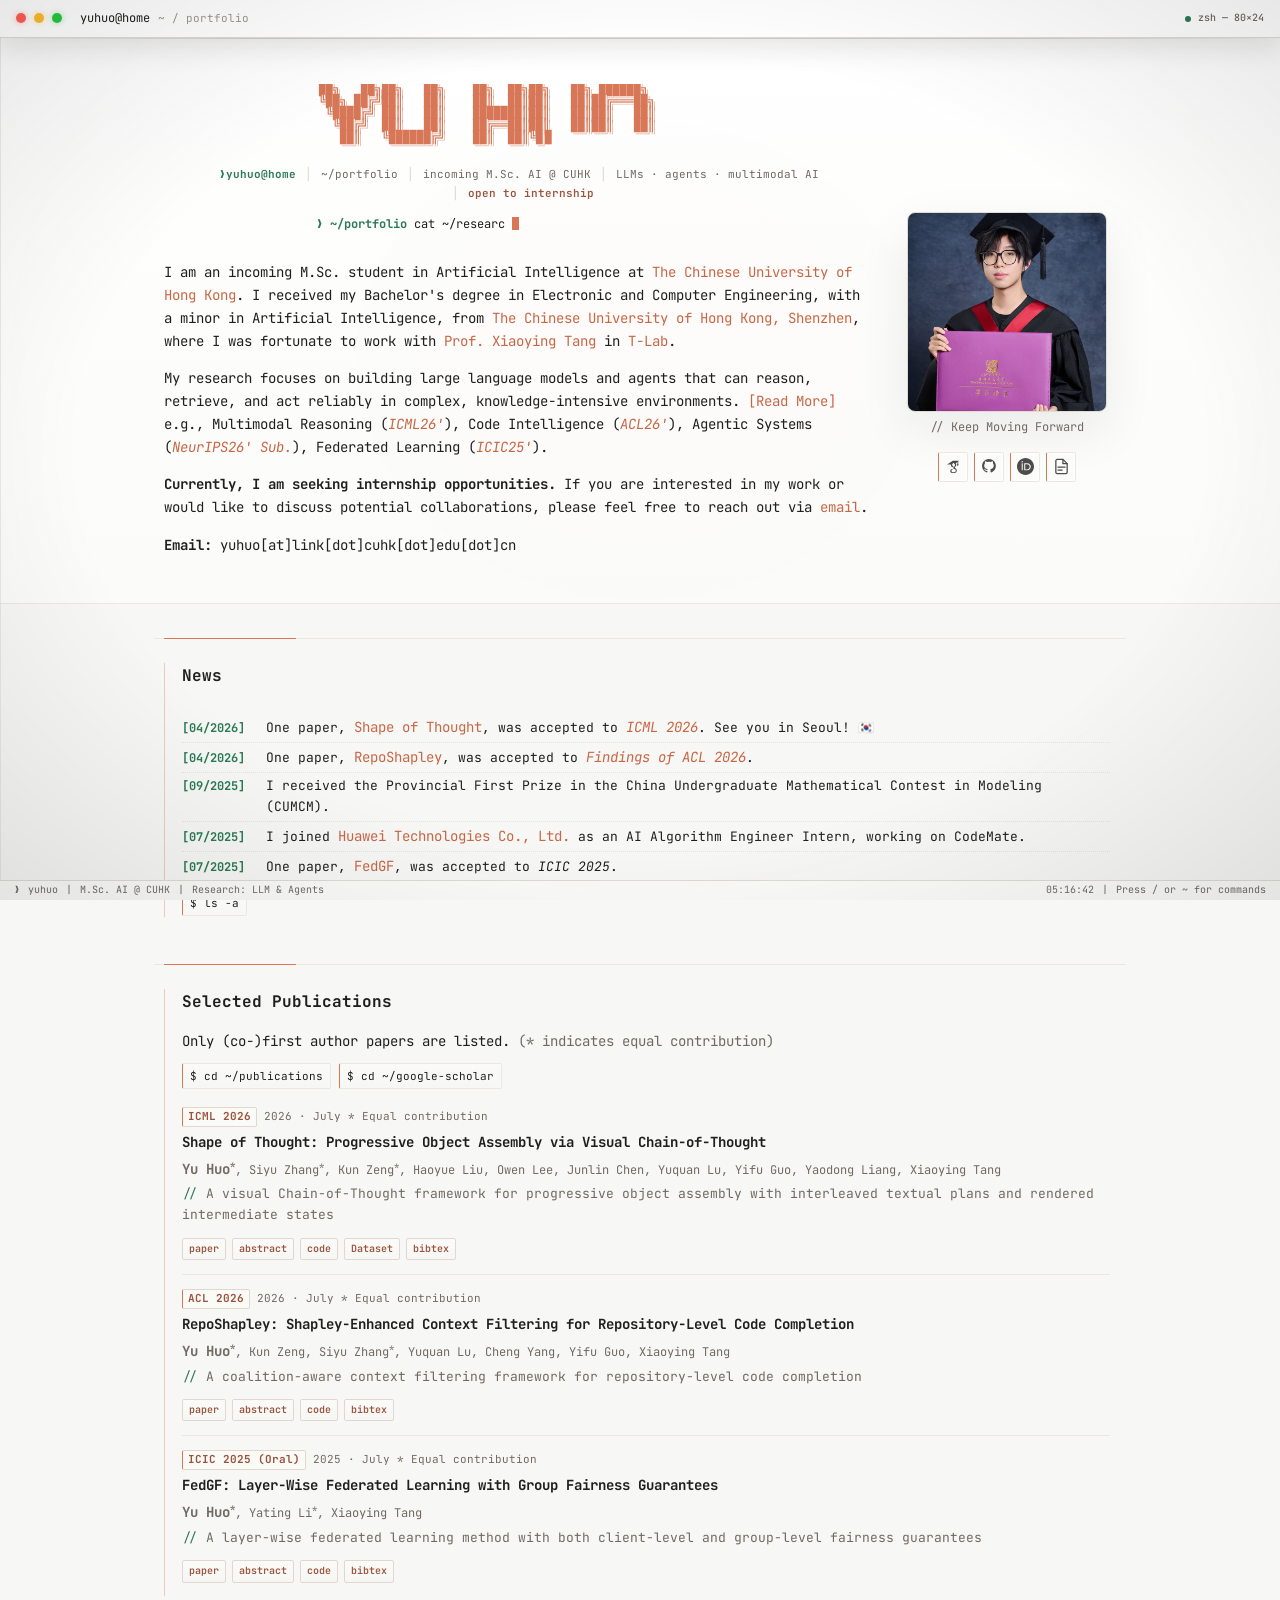
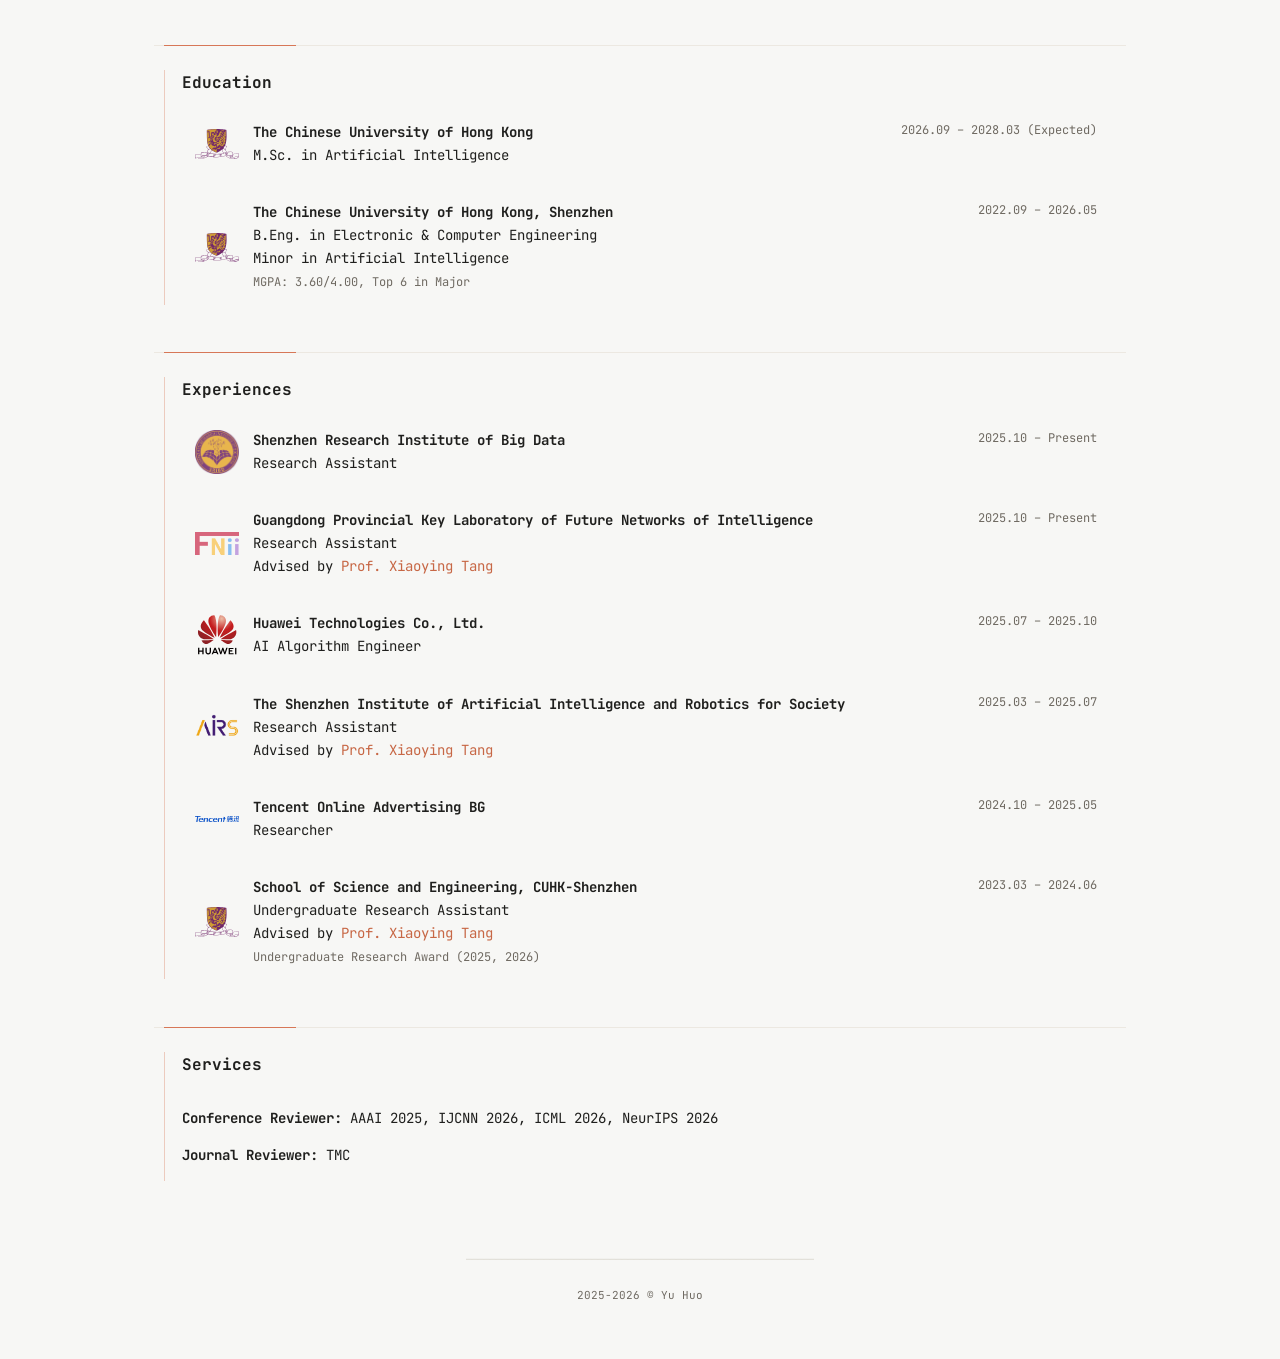
<file: index.html>
<!DOCTYPE html>
<html lang="en">
  <head>
    <meta http-equiv="Content-Type" content="text/html; charset=UTF-8" />
    <title>Yu Huo</title>
    <meta name="author" content="Yu Huo" />
    <meta name="viewport" content="width=device-width, initial-scale=1" />
    <link rel="stylesheet" type="text/css" href="src/stylesheet.css" />
    <link rel="icon" href="./src/logo/CUHK_simple.svg" type="image/svg+xml" />
    <!-- JetBrains Mono — monospace font -->
    <link rel="preconnect" href="https://fonts.googleapis.com">
    <link rel="preconnect" href="https://fonts.gstatic.com" crossorigin>
    <link href="https://fonts.googleapis.com/css2?family=JetBrains+Mono:ital,wght@0,100..800;1,100..800&display=swap" rel="stylesheet">
    <!-- Google Analytics -->
    <script
      async
      src="https://www.googletagmanager.com/gtag/js?id=G-YE837RNHM5"
    ></script>
    <script>
      window.dataLayer = window.dataLayer || [];
      function gtag() {
        dataLayer.push(arguments);
      }
      gtag("js", new Date());
      gtag("config", "G-YE837RNHM5");
    </script>
    
    <!-- News toggle functionality -->
    <script>
      function toggleNews() {
        const moreNews = document.getElementById('moreNews');
        const toggleBtn = document.getElementById('newsToggleBtn');
        
        if (moreNews.style.display === 'none') {
          moreNews.style.display = 'block';
          toggleBtn.innerHTML = '$ ls';
        } else {
          moreNews.style.display = 'none';
          toggleBtn.innerHTML = '$ ls -a';
        }
      }
    </script>
    <style>
      /* Email code tag styled in stylesheet.css */
    </style>
  </head>

  <body>
    <!-- CRT Phosphor Overlay -->
    <div class="crt-overlay" aria-hidden="true">
      <div class="crt-flicker"></div>
      <div class="crt-vignette"></div>
      <div class="crt-phosphor"></div>
      <div class="crt-noise" style="background-image: url('[data-uri]');"></div>
    </div>

    <!-- Command Palette -->
    <div class="cmd-palette-backdrop" id="cmdBackdrop" role="dialog" aria-modal="true" aria-label="Command palette">
      <div class="cmd-palette" id="cmdPalette">
        <div class="cmd-palette-header">
          <span class="cmd-palette-prompt">search</span>
          <input
            type="text"
            class="cmd-palette-input"
            id="cmdInput"
            placeholder="Type a command or search..."
            autocomplete="off"
            spellcheck="false"
          />
          <button class="cmd-palette-close" id="cmdClose" aria-label="Close command palette">[esc]</button>
        </div>
        <div class="cmd-palette-results" id="cmdResults">
          <div class="cmd-palette-section-label">Navigation</div>
        </div>
        <div class="cmd-palette-footer">
          <div class="cmd-palette-footer-keys">
            <span class="cmd-palette-footer-key"><kbd>↑↓</kbd> navigate</span>
            <span class="cmd-palette-footer-key"><kbd>↵</kbd> select</span>
            <span class="cmd-palette-footer-key"><kbd>esc</kbd> close</span>
          </div>
          <span class="cmd-palette-footer-hint">Press <kbd>/</kbd> or <kbd>~</kbd> to toggle</span>
        </div>
      </div>
    </div>

    <!-- Terminal window chrome -->
    <div class="terminal-window">
      <div class="terminal-titlebar">
        <div class="terminal-titlebar-left">
          <div class="terminal-dot terminal-dot-red"></div>
          <div class="terminal-dot terminal-dot-yellow"></div>
          <div class="terminal-dot terminal-dot-green"></div>
          <div class="terminal-titlebar-title">yuhuo@home</div>
          <div class="terminal-titlebar-path">~ / portfolio</div>
        </div>
        <div class="terminal-titlebar-right">zsh — 80×24</div>
      </div>
      <div class="terminal-body">
        <nav class="floating-toc" aria-label="Homepage sections">
          <div class="floating-toc-statusbar">
            <div class="floating-toc-statusbar-left">
              <span class="floating-toc-statusbar-prompt">❯</span>
              <span>yuhuo</span>
              <span class="floating-toc-sep">|</span>
              <span>M.Sc. AI @ CUHK</span>
              <span class="floating-toc-sep">|</span>
              <span>Research: LLM &amp; Agents</span>
            </div>
            <div class="floating-toc-statusbar-right">
              <span id="statusbarTime"></span>
              <span class="floating-toc-sep">|</span>
              <span>Press / or ~ for commands</span>
            </div>
          </div>
        </nav>
    <table class="main-container">
      <tbody>
        <tr class="zero-padding">
          <td class="zero-padding">
            <div class="intro-band" id="about">
              <table class="content-table">
                <tbody>
                  <tr class="zero-padding profile-row">
                    <td class="profile-section">
                    <div class="home-ascii-heading" role="heading" aria-level="1" aria-label="Yu Huo">
                      <pre class="home-ascii-name" aria-hidden="true">██╗   ██╗██╗   ██╗    ██╗  ██╗██╗   ██╗ ██████╗
╚██╗ ██╔╝██║   ██║    ██║  ██║██║   ██║██╔═══██╗
 ╚████╔╝ ██║   ██║    ███████║██║   ██║██║   ██║
  ╚██╔╝  ██║   ██║    ██╔══██║██║   ██║██║   ██║
   ██║   ╚██████╔╝    ██║  ██║╚██████╔╝╚██████╔╝
   ╚═╝    ╚═════╝     ╚═╝  ╚═╝ ╚═════╝  ╚═════╝</pre>
                    </div>
                    <div class="home-meta-rail" aria-label="Profile summary">
                      <span class="home-meta-prompt">yuhuo@home</span>
                      <span>~/portfolio</span>
                      <span>incoming M.Sc. AI @ CUHK</span>
                      <span>LLMs · agents · multimodal AI</span>
                      <span class="home-meta-accent">open to internship</span>
                    </div>
                    <div class="home-command-line" aria-label="Animated terminal prompt">
                      <span class="home-command-prompt">~/portfolio</span>
                      <span id="homeCommandText" class="home-command-text"></span>
                      <span class="home-command-cursor" aria-hidden="true"></span>
                    </div>
                    
                    <!-- Mobile Profile Image - Only visible on mobile -->
                    <div class="mobile-profile-container">
                      <div class="profile-container mobile-profile-size">
                        <img class="profile-img" src="./src/img/profile.jpg" />
                      </div>
                      
                                      <!-- Mobile Motto -->
                      <div class="motto">// Keep Moving Forward</div>
                      
                      <!-- Mobile Social Media Links -->
                      <div class="social-links">
                        <a href='https://scholar.google.com/citations?user=gyDPWmIAAAAJ&hl=en' class="social-link">
                          <img src="./src/logo/google-scholar.svg" alt="Google Scholar" class="social-icon">
                        </a>
                        <a href='https://github.com/yuhuo03' class="social-link">
                          <img src="./src/logo/github.svg" alt="GitHub" class="social-icon">
                        </a>
                        <a href='https://orcid.org/0009-0007-6642-0314' class="social-link">
                          <img src="./src/logo/orcid.svg" alt="ORCID" class="social-icon">
                        </a>
                        <a href='./src/pdf/yuhuo_cv.pdf' class="social-link">
                          <img src="./src/logo/cv.svg" alt="Curriculum Vitae" class="social-icon">
                        </a>
                      </div>
                    </div>
                    
                    <p>
                      I am an incoming M.Sc. student in Artificial Intelligence at
                      <a href="https://www.cuhk.edu.hk/english/index.html">The Chinese University of Hong Kong</a>.
                      I received my Bachelor's degree in Electronic and Computer Engineering, with a minor in Artificial Intelligence, from
                      <a href="https://www.cuhk.edu.cn/en">The Chinese University of Hong Kong, Shenzhen</a>,
                      where I was fortunate to work with
                      <a href="https://myweb.cuhk.edu.cn/tangxiaoying">Prof. Xiaoying Tang</a>
                      in <a href="https://xiaoyingtang-cuhk.github.io/en/index.html">T-Lab</a>.
                    </p>
                    <p>
                      My research focuses on building large language models and agents that can reason, retrieve, and act reliably in complex, knowledge-intensive environments. <a href="blog/research-statement/index.html">[Read More]</a>
                      e.g., Multimodal Reasoning (<a href="https://arxiv.org/abs/2601.21081"><i>ICML26'</i></a>), Code Intelligence (<a href="https://arxiv.org/abs/2601.03378"><i>ACL26'</i></a>), Agentic Systems (<a href="https://arxiv.org/pdf/2605.06978"><i>NeurIPS26' Sub.</i></a>), Federated Learning (<a href="https://link.springer.com/chapter/10.1007/978-981-95-0011-6_33"><i>ICIC25'</i></a>).
                    </p>
                    <p>
                      <b>Currently, I am seeking internship opportunities.</b> If you are interested in my work or would like to discuss potential collaborations, please feel free to reach out via <a href="mailto:yuhuo@link.cuhk.edu.cn">email</a>.                    </p>
                    <b>Email:</b> <span id="email">yuhuo[at]link[dot]cuhk[dot]edu[dot]cn</span>
                    <br />
                    <br />
                  </td>
                  <td class="profile-image-section">
                  <div class="profile-container" style="width: 200px; margin-left: auto; margin-right: auto;">
                    <img class="profile-img" src="./src/img/profile.jpg" />
                  </div>
                  
                  <!-- Desktop Motto -->
                      <div class="motto">// Keep Moving Forward</div>
                  
                  <!-- Social Media Links -->
                  <div class="social-links">
                    <a href='https://scholar.google.com/citations?user=gyDPWmIAAAAJ&hl=en' class="social-link">
                      <img src="./src/logo/google-scholar.svg" alt="Google Scholar" class="social-icon">
                    </a>
                    <a href='https://github.com/yuhuo03' class="social-link">
                      <img src="./src/logo/github.svg" alt="GitHub" class="social-icon">
                    </a>
                    <a href='https://orcid.org/0009-0007-6642-0314' class="social-link">
                      <img src="./src/logo/orcid.svg" alt="ORCID" class="social-icon">
                    </a>
                    <a href='./src/pdf/yuhuo_cv.pdf' class="social-link">
                      <img src="./src/logo/cv.svg" alt="Curriculum Vitae" class="social-icon">
                    </a>
                  </div>
                  </td>
                </tbody>
              </table>
            </div>

            <!-- News Section -->
            <table class="content-table" id="news">
              <tbody>
                <tr>
                  <td class="section-padding">
                    <heading class="glitch" data-text="News">News</heading>
                    <div id="news-container">
                      <!-- Content will be populated by JS -->
                    </div>
                  </td>
                </tr>
              </tbody>
            </table>

            <!-- Research Section -->
            <!-- <table class="content-table">
              <tbody>
                <tr>
                  <td class="section-padding">
                    <heading>Research</heading>
                    <p>
                      My vision is to build reliable and trustworthy AI systems that serve as a bridge between machine intelligence and human society. I am dedicated to enhancing the social intelligence of (vision) language models, empowering them to not only understand the principles of the physical world but also to gain insight into complex social environments, enabling reliable and meaningful interactions with humans. <a href="blog/research-statement/index.html" class="read-more-icon">▸</a>
                    </p>
                  </td>
                </tr>
              </tbody>
            </table> -->

<!-- Selected Publications Section -->
<table id="selected-publications" class="content-table">
  <tbody id="selected-publications-container">
    <tr>
      <td class="section-padding">
        <heading class="glitch" data-text="Selected Publications">Selected Publications</heading>
        <p class="section-note">Only (co-)first author papers are listed. <span>(* indicates equal contribution)</span></p>
        <div class="section-actions">
          <a href="publications.html" class="read-more">$ cd ~/publications</a>
          <a href="https://scholar.google.com/citations?user=gyDPWmIAAAAJ&hl=en" class="read-more">$ cd ~/google-scholar</a>
        </div>
        <!-- Content will be populated by JS -->
      </td>
    </tr>
  </tbody>
</table>

<!-- Projects Section -->
<!-- <table id="projects" class="content-table">
  <tbody id="projects-container">
  </tbody>
</table> -->


<!-- Education -->
<table id="education" class="content-table">
  <tbody>
    <tr>
      <td class="section-padding">
        <heading class="glitch" data-text="Education">Education</heading>
        <!-- CUHK (Hong Kong) -->
        <div class="experience-item">
          <img src="./src/logo/CUHK.svg" alt="CUHK Logo" class="experience-logo" />
          <div class="experience-content">
            <b>The Chinese University of Hong Kong</b>
            <span class="experience-date">2026.09 – 2028.03 (Expected)</span>
            <br />M.Sc. in Artificial Intelligence
          </div>
        </div>

        <!-- CUHK-Shenzhen -->
        <div class="experience-item">
          <img src="./src/logo/CUHK.svg" alt="CUHK-Shenzhen Logo" class="experience-logo" />
          <div class="experience-content">
            <b>The Chinese University of Hong Kong, Shenzhen</b>
            <span class="experience-date">2022.09 – 2026.05</span>
            <br />B.Eng. in Electronic &amp; Computer Engineering
            <br />Minor in Artificial Intelligence
            <br />
            <span class="experience-note">MGPA: 3.60/4.00, Top 6 in Major</span>
          </div>
        </div>
      </td>
    </tr>
  </tbody>
</table>


<!-- Experiences -->
<table id="experience" class="content-table">
  <tbody>
    <tr>
      <td class="section-padding">
        <heading class="glitch" data-text="Experiences">Experiences</heading>

        <!-- Shenzhen Research Institute of Big Data -->
        <div class="experience-item">
          <img src="./src/logo/SRIBD.png" alt="SRIBD Logo" class="experience-logo" />
          <div class="experience-content">
            <b>Shenzhen Research Institute of Big Data</b>
            <span class="experience-date">2025.10 – Present</span>
            <br />Research Assistant
            <br />
          </div>
        </div>

        <!-- Guangdong Provincial Key Laboratory / CUHK-Shenzhen -->
        <div class="experience-item">
          <img src="./src/logo/FNII.svg" alt="FNII Logo" class="experience-logo" />
          <div class="experience-content">
            <b>Guangdong Provincial Key Laboratory of Future Networks of Intelligence</b>
            <span class="experience-date">2025.10 – Present</span>
            <br />Research Assistant
            <br />
            Advised by <a href="https://myweb.cuhk.edu.cn/tangxiaoying">Prof. Xiaoying Tang</a>
            <br />
          </div>
        </div>

        <!-- Huawei -->
        <div class="experience-item">
          <img src="./src/logo/huawei.svg" alt="Huawei Logo" class="experience-logo" />
          <div class="experience-content">
            <b>Huawei Technologies Co., Ltd.</b>
            <span class="experience-date">2025.07 – 2025.10</span>
            <br />AI Algorithm Engineer
            <br />
          </div>
        </div>

        <!-- AIRS -->
        <div class="experience-item">
          <img src="./src/logo/AIRS.png" alt="AIRS Logo" class="experience-logo" />
          <div class="experience-content">
            <b>The Shenzhen Institute of Artificial Intelligence and Robotics for Society</b>
            <span class="experience-date">2025.03 – 2025.07</span>
            <br />Research Assistant
            <br />
            Advised by <a href="https://myweb.cuhk.edu.cn/tangxiaoying">Prof. Xiaoying Tang</a>
            <br />
          </div>
        </div>

        <!-- Tencent Online Advertising -->
        <div class="experience-item">
          <img src="./src/logo/Tencent.svg" alt="Tencent Logo" class="experience-logo" />
          <div class="experience-content">
            <b>Tencent Online Advertising BG</b>
            <span class="experience-date">2024.10 – 2025.05</span>
            <br />Researcher 
            <br />
          </div>
        </div>



        <!-- CUHK Data Science -->
        <div class="experience-item">
          <!-- Placeholder Logo -->
          <img src="./src/logo/CUHK.svg" alt="CUHK Logo" class="experience-logo" />
          <div class="experience-content">
            <b>School of Science and Engineering, CUHK-Shenzhen</b>
            <span class="experience-date">2023.03 – 2024.06</span>
            <br />Undergraduate Research Assistant
            <br />
            Advised by <a href="https://myweb.cuhk.edu.cn/tangxiaoying">Prof. Xiaoying Tang</a>
            <br />
            <span class="experience-note">Undergraduate Research Award (2025, 2026)</span>
          </div>
        </div>
      </td>
    </tr>
  </tbody>
</table>

<!-- Services -->
<table class="content-table">
  <tbody>
    <tr>
      <td class="section-padding">
        <heading class="glitch" data-text="Services">Services</heading>
        <p>
          <b>Conference Reviewer:</b> AAAI 2025, IJCNN 2026, ICML 2026, NeurIPS 2026
        </p>
        <p>
          <b>Journal Reviewer:</b> TMC
        </p>
      </td>
    </tr>
  </tbody>
</table>

            <!-- Miscellaneous Section -->
            <!-- <table class="content-table" id="misc">
              <tbody>
                <tr>
                  <td class="section-padding">
                    <heading>Miscellaneous</heading>
                    <p>
                      📸 I am an amateur photographer with an interest in
                      digital, film, and aerial photography, with a special
                      passion for landscape photography 🏔️. You can find my
                      photos on
                      <a href="https://unsplash.com/@tobyyang">Unsplash</a> 🎞️.
                      Also, you can visit my
                      <a href="https://yuzheyang.com/photo"
                        >HDR photo gallery</a
                      >.
                    </p>
                    <img src="src/img/preview.png" width="100%" />
                    <br />
                  </td>
                </tr>
              </tbody>
            </table> -->

            <!-- Footer Section -->
            <table class="content-table">
              <tbody>
                <tr>
                  <td class="zero-padding">
                    <br />
                    <div class="footer-center">
                    </div>
                    <p class="footer-text">
                      2025-2026 &copy; Yu Huo
                    </p>
                  </td>
                </tr>
              </tbody>
            </table>
          </td>
        </tr>
      </tbody>
    </table>
        </div><!-- /.terminal-body -->
      </div><!-- /.terminal-window -->

    <script src="src/js/publications.js"></script>
    <script src="src/js/projects.js"></script>
    <script src="src/js/news.js"></script>
    <script src="src/js/render.js"></script>
    <script>
      // ── Command Palette ─────────────────────────────────
      const CMD_NAV_ITEMS = [
        { name: "About", hint: "#about", icon: "❯", action: () => scrollToSection("about") },
        { name: "News", hint: "#news", icon: "❯", action: () => scrollToSection("news") },
        { name: "Selected Publications", hint: "#selected-publications", icon: "❯", action: () => scrollToSection("selected-publications") },
        { name: "Education", hint: "#education", icon: "❯", action: () => scrollToSection("education") },
        { name: "Experiences", hint: "#experience", icon: "❯", action: () => scrollToSection("experience") },
        { name: "Curriculum Vitae", hint: "./src/pdf/yuhuo_cv.pdf", icon: "↗", action: () => window.open("./src/pdf/yuhuo_cv.pdf", "_blank") },
        { name: "Publications Page", hint: "./publications.html", icon: "↗", action: () => window.open("./publications.html", "_self") },
      ];

      const CMD_QUICK_ITEMS = [
        { name: "cat ~/research.md", hint: "read research statement", icon: "▶", action: () => window.open("blog/research-statement/index.html", "_self") },
        { name: "grep publications", hint: "list all papers", icon: "▶", action: () => { scrollToSection("selected-publications"); closePalette(); } },
        { name: "cd ~/google-scholar", hint: "open Google Scholar", icon: "↗", action: () => window.open("https://scholar.google.com/citations?user=gyDPWmIAAAAJ&hl=en", "_blank") },
        { name: "cd ~/github", hint: "open GitHub profile", icon: "↗", action: () => window.open("https://github.com/yuhuo03", "_blank") },
        { name: "mail -to yuhuo", hint: "compose email", icon: "✉", action: () => window.location.href = "mailto:yuhuo@link.cuhk.edu.cn" },
      ];

      function scrollToSection(id) {
        const el = document.getElementById(id);
        if (el) { el.scrollIntoView({ behavior: "smooth", block: "start" }); }
        closePalette();
      }

      function closePalette() {
        document.getElementById("cmdBackdrop").classList.remove("open");
        document.getElementById("cmdInput").value = "";
        renderCmdResults("");
      }

      function openPalette() {
        document.getElementById("cmdBackdrop").classList.add("open");
        setTimeout(() => document.getElementById("cmdInput").focus(), 80);
      }

      function togglePalette() {
        const backdrop = document.getElementById("cmdBackdrop");
        if (backdrop.classList.contains("open")) {
          closePalette();
        } else {
          openPalette();
        }
      }

      function renderCmdResults(query) {
        const q = query.toLowerCase().trim();
        const resultsEl = document.getElementById("cmdResults");
        const allItems = [
          ...CMD_NAV_ITEMS.map(item => ({ ...item, section: "Navigation" })),
          ...CMD_QUICK_ITEMS.map(item => ({ ...item, section: "Quick Commands" })),
        ];

        const filtered = q
          ? allItems.filter(item => item.name.toLowerCase().includes(q) || item.hint.toLowerCase().includes(q))
          : allItems;

        const navItems = filtered.filter(i => i.section === "Navigation");
        const cmdItems = filtered.filter(i => i.section === "Quick Commands");

        let html = "";

        if (navItems.length) {
          html += '<div class="cmd-palette-section-label">Navigation</div>';
          navItems.forEach(item => {
            html += `<div class="cmd-palette-item" data-action="${filtered.indexOf(item)}"><div class="cmd-palette-item-left"><span class="cmd-palette-item-icon">${item.icon}</span><span class="cmd-palette-item-name">${item.name}</span></div><span class="cmd-palette-item-hint">${item.hint}</span></div>`;
          });
        }

        if (cmdItems.length) {
          html += '<div class="cmd-palette-section-label">Quick Commands</div>';
          cmdItems.forEach(item => {
            html += `<div class="cmd-palette-item" data-action="${filtered.indexOf(item)}"><div class="cmd-palette-item-left"><span class="cmd-palette-item-icon">${item.icon}</span><span class="cmd-palette-item-name">${item.name}</span></div><span class="cmd-palette-item-hint">${item.hint}</span></div>`;
          });
        }

        if (!html) {
          html = `<div class="cmd-palette-empty">No results for <strong>${query}</strong><br/><span style="opacity:0.5;font-size:11px;">Try: about, news, publications, mail</span></div>`;
        }

        resultsEl.innerHTML = html;

        // Bind click handlers
        resultsEl.querySelectorAll(".cmd-palette-item").forEach(el => {
          el.addEventListener("click", () => {
            const idx = parseInt(el.dataset.action, 10);
            const item = filtered[idx] || allItems[idx];
            if (item && item.action) item.action();
          });
        });
      }

      document.addEventListener("DOMContentLoaded", function() {
        const backdrop = document.getElementById("cmdBackdrop");
        const input = document.getElementById("cmdInput");
        const closeBtn = document.getElementById("cmdClose");

        // Keyboard shortcuts
        document.addEventListener("keydown", (e) => {
          if ((e.key === "~" || e.key === "/") &&
              !e.ctrlKey && !e.altKey && !e.metaKey &&
              document.activeElement.tagName !== "INPUT" &&
              document.activeElement.tagName !== "TEXTAREA") {
            e.preventDefault();
            togglePalette();
            return;
          }

          if (e.key === "Escape") {
            if (backdrop.classList.contains("open")) {
              e.preventDefault();
              closePalette();
            }
          }
        });

        // Backdrop click closes palette
        backdrop.addEventListener("click", (e) => {
          if (e.target === backdrop) closePalette();
        });

        // Close button
        closeBtn.addEventListener("click", closePalette);

        // Live search
        input.addEventListener("input", (e) => {
          renderCmdResults(e.target.value);
        });

        // Arrow key navigation
        input.addEventListener("keydown", (e) => {
          if (e.key === "ArrowDown" || e.key === "ArrowUp") {
            e.preventDefault();
            const items = [...document.querySelectorAll(".cmd-palette-item")];
            if (!items.length) return;
            const current = items.findIndex(i => i.classList.contains("active"));
            const next = e.key === "ArrowDown"
              ? (current < items.length - 1 ? current + 1 : 0)
              : (current > 0 ? current - 1 : items.length - 1);
            items.forEach(i => i.classList.remove("active"));
            items[next].classList.add("active");
            items[next].scrollIntoView({ block: "nearest" });
          }
          if (e.key === "Enter") {
            const active = document.querySelector(".cmd-palette-item.active");
            if (active) active.click();
          }
        });

        renderCmdResults("");
      });
    </script>
    <script>
      function updateStatusbarTime() {
        const el = document.getElementById('statusbarTime');
        if (!el) return;
        const now = new Date();
        const h = String(now.getHours()).padStart(2, '0');
        const m = String(now.getMinutes()).padStart(2, '0');
        const s = String(now.getSeconds()).padStart(2, '0');
        el.textContent = h + ':' + m + ':' + s;
      }
      updateStatusbarTime();
      setInterval(updateStatusbarTime, 1000);
    </script>
    <script src="src/js/publications.js"></script>
    <script src="src/js/projects.js"></script>
    <script src="src/js/news.js"></script>
    <script src="src/js/render.js"></script>
    <script>
      document.addEventListener("DOMContentLoaded", function() {
        // We need to inject content inside the existing cell, not replace it entirely
        // renderPublications assumes it's filling a container.
        // Let's create a dedicated div inside the TD if we can, or adjust logic.
        // Actually, my previous edit replaced the rows but left the header.
        // Let's insert a div after the header paragraph.
        
        const prefersReducedMotion = () => window.matchMedia &&
          window.matchMedia("(prefers-reduced-motion: reduce)").matches;

        function typeAsciiWordmark() {
          const logo = document.querySelector(".home-ascii-name");
          if (!logo) return;

          const fullText = logo.textContent;
          if (prefersReducedMotion()) {
            logo.classList.add("typing-done");
            return;
          }

          logo.textContent = "";
          logo.classList.add("is-typing");

          let index = 0;
          function tick() {
            logo.textContent += fullText.charAt(index);
            index += 1;

            if (index < fullText.length) {
              const char = fullText.charAt(index);
              const delay = char === "\n" ? 68 : 5;
              window.setTimeout(tick, delay);
              return;
            }

            logo.classList.remove("is-typing");
            logo.classList.add("typing-done");
          }

          window.setTimeout(tick, 220);
        }

        function typeHomeCommand() {
          const output = document.getElementById("homeCommandText");
          if (!output) return;

          const commands = [
            "cat ~/research.md",
            "grep -R \"reliable agents\" ~/work",
            "python eval_multimodal_reasoning.py",
            "open --collaboration internship"
          ];

          if (prefersReducedMotion()) {
            output.textContent = commands[0];
            return;
          }

          let commandIndex = 0;
          let charIndex = 0;
          let deleting = false;

          function tick() {
            const command = commands[commandIndex];
            output.textContent = command.slice(0, charIndex);

            if (!deleting && charIndex < command.length) {
              charIndex += 1;
              window.setTimeout(tick, 46 + Math.random() * 26);
              return;
            }

            if (!deleting) {
              deleting = true;
              window.setTimeout(tick, 1350);
              return;
            }

            if (charIndex > 0) {
              charIndex -= 1;
              window.setTimeout(tick, 22);
              return;
            }

            deleting = false;
            commandIndex = (commandIndex + 1) % commands.length;
            window.setTimeout(tick, 280);
          }

          window.setTimeout(tick, 950);
        }

        function staggerTerminalRows() {
          document
            .querySelectorAll(".log-entry, .selected-pub-entry, .experience-item")
            .forEach((row, index) => {
              row.style.setProperty("--row-index", String(Math.min(index, 12)));
              row.style.setProperty("--row-delay", `${Math.min(index, 12) * 38}ms`);
            });
        }

        typeAsciiWordmark();
        typeHomeCommand();

        const container = document.getElementById("selected-publications-container").querySelector(".section-padding");
        const listDiv = document.createElement("div");
        listDiv.id = "selected-list";
        container.appendChild(listDiv);

        renderPublications("selected-list", (pub) => pub.selected, true);
        renderProjects("projects-container");
        renderNews("news-container", 5);
        staggerTerminalRows();

        // IntersectionObserver removed — nav links no longer present
      });
    </script>
  </body>
</html>
</file>
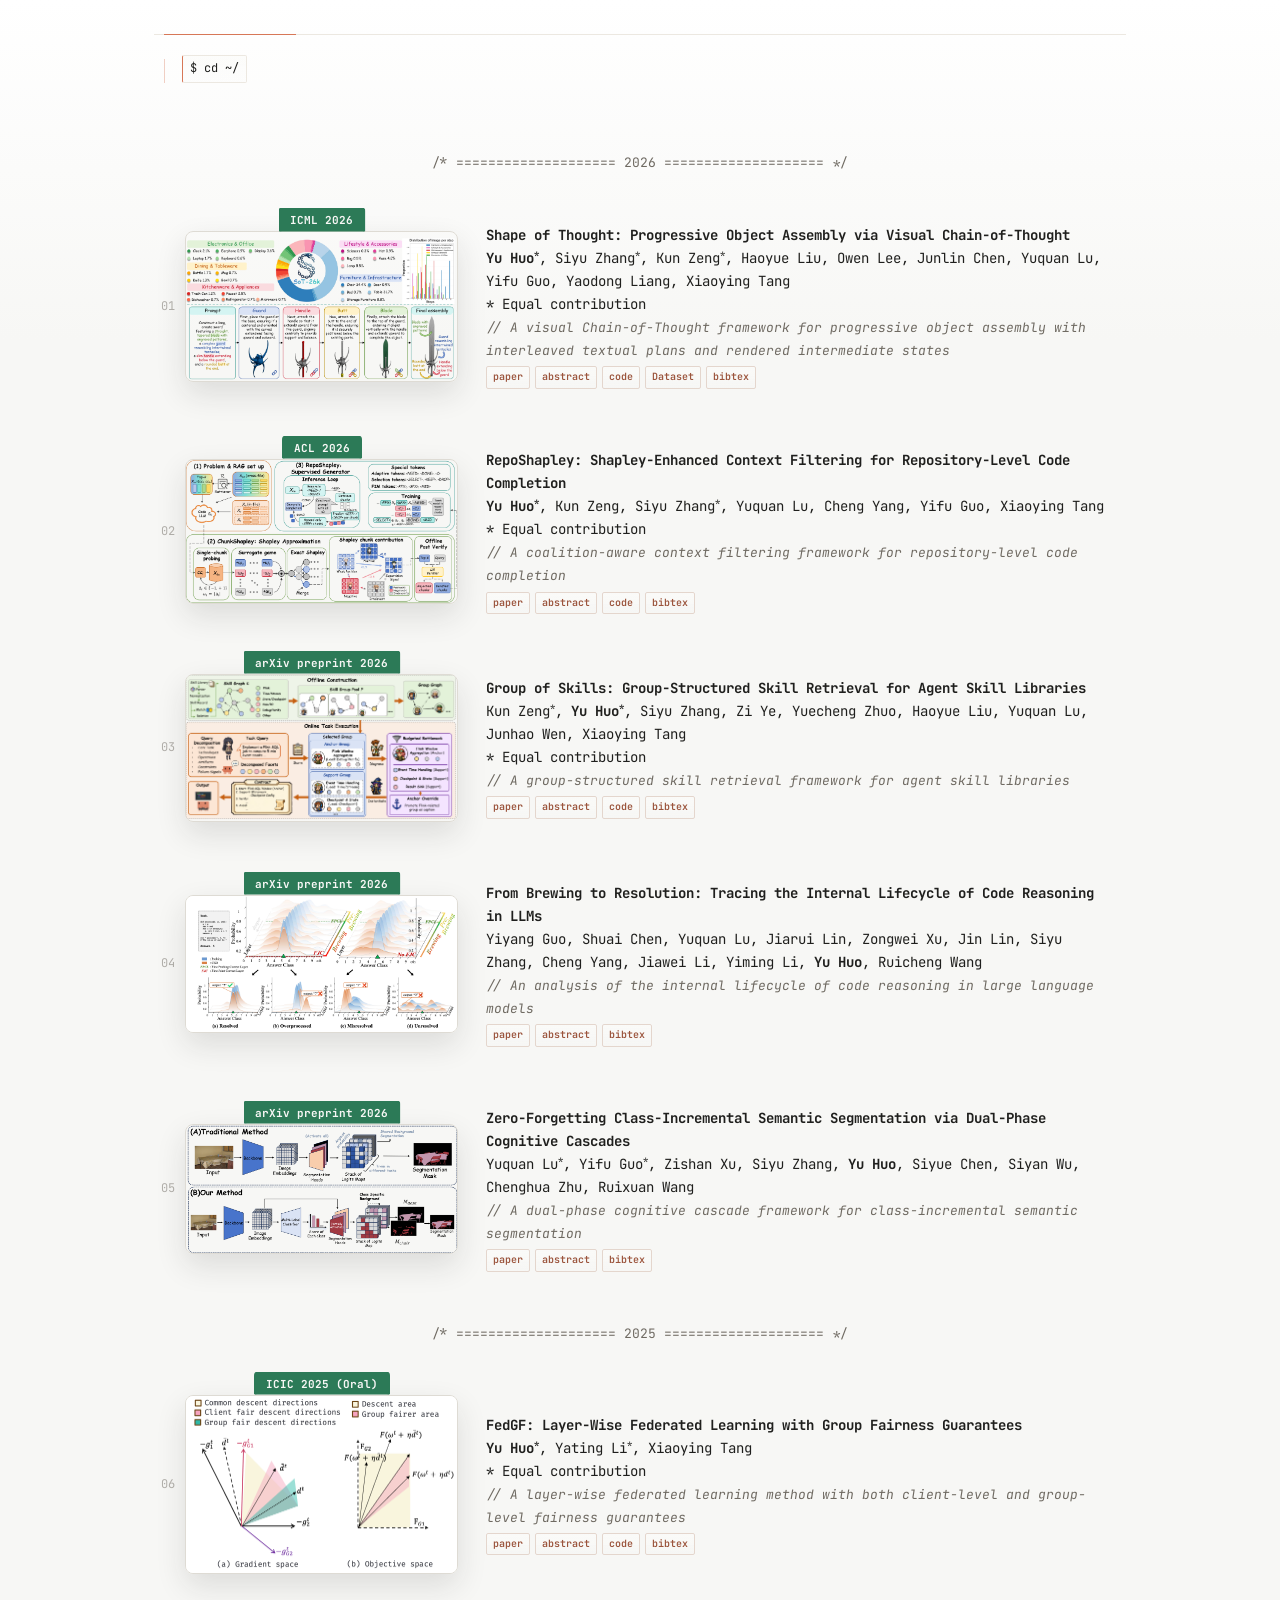
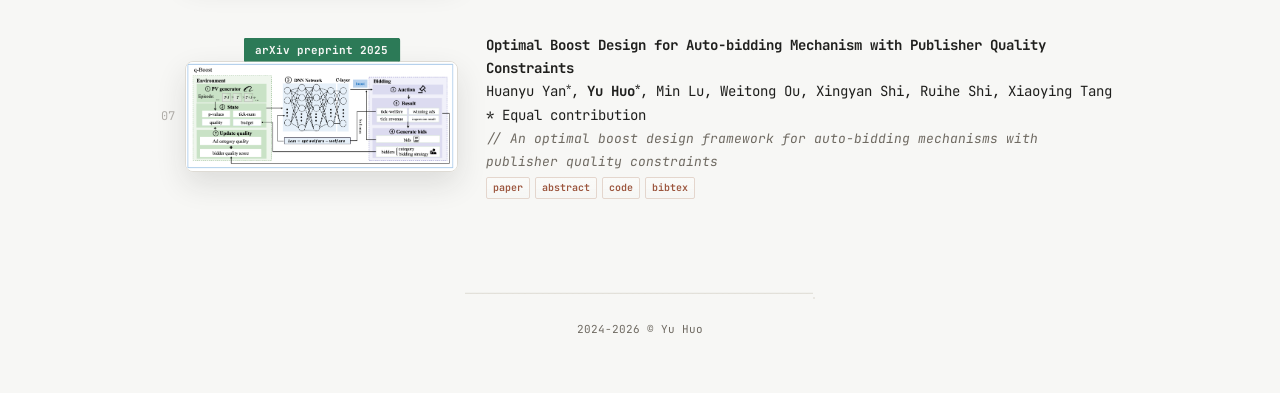
<file: publications.html>
<!DOCTYPE html>
<html lang="en">
  <head>
    <meta http-equiv="Content-Type" content="text/html; charset=UTF-8" />
    <title>Publications - Yu Huo</title>
    <meta name="author" content="Yu Huo" />
    <meta name="viewport" content="width=device-width, initial-scale=1" />
    <link rel="stylesheet" type="text/css" href="src/stylesheet.css" />
    <link rel="icon" href="./src/logo/CUHK_simple.svg" type="image/svg+xml" />
    <!-- JetBrains Mono -->
    <link rel="preconnect" href="https://fonts.googleapis.com">
    <link rel="preconnect" href="https://fonts.gstatic.com" crossorigin>
    <link href="https://fonts.googleapis.com/css2?family=JetBrains+Mono:ital,wght@0,100..800;1,100..800&display=swap" rel="stylesheet">
    <!-- Google Analytics -->
    <script
      async
      src="https://www.googletagmanager.com/gtag/js?id=G-YE837RNHM5"
    ></script>
    <script>
      window.dataLayer = window.dataLayer || [];
      function gtag() {
        dataLayer.push(arguments);
      }
      gtag("js", new Date());
      gtag("config", "G-YE837RNHM5");
    </script>
  </head>

  <body>
    <table class="main-container">
      <tbody>
        <tr class="zero-padding">
          <td class="zero-padding">
            <!-- Page header -->
            <table class="content-table">
              <tbody>
                <tr>
                  <td class="section-padding" style="padding-top: 20px;">
                    <a href="index.html" class="read-more" style="font-size:12px;">$ cd ~/</a>
                  </td>
                </tr>
              </tbody>
            </table>

            <!-- Publications Section -->
            <table id="publications" class="content-table">
              <tbody id="publications-container">
                <!-- Content will be populated by JS -->
              </tbody>
            </table>

            <!-- Footer Section -->
            <table class="content-table">
              <tbody>
                <tr>
                  <td class="zero-padding">
                    <br />
                    <div class="footer-center">
                      <div class="clustermap-wrap">
                        <script
                          type="text/javascript"
                          id="clustrmaps"
                          src="//cdn.clustrmaps.com/map_v2.js?cl=1f2328&w=300&t=tt&d=xoDg7VaCrLXmmLZN9tIoONrsj5uu62Bt8Fx4GVA9cuM&co=f6f8fa&ct=d0d7de&cmo=1a7f37&cmn=0969da"
                        ></script>
                      </div>
                    </div>
                    <p class="footer-text">
                      2024-2026 &copy; Yu Huo
                    </p>
                  </td>
                </tr>
              </tbody>
            </table>
          </td>
        </tr>
      </tbody>
    </table>
    <script src="src/js/publications.js"></script>
    <script src="src/js/render.js"></script>
    <script>
      document.addEventListener("DOMContentLoaded", function() {
        renderPublications("publications-container", () => true, false);
      });
    </script>
  </body>
</html>
</file>
<file: src/stylesheet.css>
/* =====================================================
   Global reset
   ===================================================== */
* { box-sizing: border-box; }

body {
  margin: 0;
  padding: 0;
  padding-bottom: 44px;
  min-height: 100vh;
  background:
    linear-gradient(180deg, var(--surface) 0, var(--bg) 340px, var(--bg) 100%);
  color: var(--text);
  scroll-behavior: smooth;
  overflow-x: clip;
  text-rendering: optimizeLegibility;
  -webkit-font-smoothing: antialiased;
}

/* =====================================================
   CSS Variables — terminal/programmer palette
   ===================================================== */
:root {
  --bg:        #f7f7f5;
  --surface:   #ffffff;
  --panel:     #fbfbf9;
  --text:      #1f1f1d;
  --muted:     #6f6a62;
  --border:    #dedbd4;
  --soft-border: #ece8e1;
  --accent:    #c76745;
  --accent2:   #5769f7;
  --prompt:    #2c7a57;
  --claude:    #d77757;
  --claude-soft: #fff1eb;
  --badge-bg:  transparent;
  --badge-fg:  #9b543c;
  --badge-bd:  #e4d6cd;
  --abstract-bg: #f3f6ff;
  --abstract-bd: #5769f7;
  --pixel-shadow: rgba(31, 31, 29, 0.12);
  --shadow: 0 18px 50px rgba(31, 31, 29, 0.08);
  --mono: 'JetBrains Mono', 'Fira Code', 'Cascadia Code',
          Consolas, 'Courier New', monospace;
}

/* =====================================================
   Dracula dark theme — follows system preference
   ===================================================== */
@media (prefers-color-scheme: dark) {
  :root {
    --bg:              #181818;
    --surface:         #20201f;
    --panel:           #242321;
    --text:            #f1efea;
    --muted:           #9d978f;
    --border:          #3b3834;
    --soft-border:     #302d2a;
    --accent:          #d77757;
    --accent2:         #b1b9f9;
    --prompt:          #91c882;
    --claude:          #d77757;
    --claude-soft:     #33231d;
    --badge-bg:        transparent;
    --badge-fg:        #efb099;
    --badge-bd:        #4a403b;
    --abstract-bg:     #222635;
    --abstract-bd:     #b1b9f9;
    --pixel-shadow:    rgba(0, 0, 0, 0.28);
    --shadow:          0 20px 60px rgba(0, 0, 0, 0.36);
  }
}

/* =====================================================
   Base typography
   ===================================================== */
body, td, th, tr, p, a {
  font-family: var(--mono);
  font-size: 14px;
  font-weight: 400;
  color: var(--text);
  line-height: 1.65;
}

b {
  font-family: var(--mono);
  font-size: 14px;
  font-weight: 700;
}

/* =====================================================
   Links
   ===================================================== */
a {
  color: var(--accent);
  text-decoration: none;
  text-underline-offset: 3px;
}

a:focus, a:hover {
  color: var(--accent2);
  text-decoration: underline;
  text-decoration-style: dotted;
}

.read-more-icon {
  font-size: 14px;
  font-weight: 700;
}

a.read-more {
  font-family: var(--mono);
  font-size: 11px;
  color: var(--text);
  text-decoration: none;
  display: inline-flex;
  align-items: center;
  gap: 3px;
  padding: 3px 7px;
  border: 1px solid var(--soft-border);
  border-left-color: var(--claude);
  border-radius: 2px;
  box-shadow: none;
  background:
    linear-gradient(180deg, color-mix(in srgb, var(--panel) 72%, transparent), transparent);
  transition: color 0.15s, border-color 0.15s, transform 0.15s, background-color 0.15s, box-shadow 0.15s;
}

a.read-more::before,
a.read-more::after {
  content: none;
}

a.read-more:hover {
  color: var(--accent);
  border-color: var(--accent);
  background: color-mix(in srgb, var(--claude-soft) 54%, transparent);
  box-shadow: inset 0 -1px 0 var(--accent);
  transform: translateX(1px);
  text-decoration: none;
}

a.read-more:active {
  transform: translateX(0);
  box-shadow: none;
}

/* =====================================================
   Custom elements — name
   ===================================================== */
name {
  font-family: var(--mono);
  font-size: 32px;
  font-weight: 700;
  text-align: center;
  color: var(--text);
  display: inline-block;
  letter-spacing: 0;
}

/* Terminal prompt prefix — same size/weight as name, only colour differs */
name::before {
  content: "❯ ";
  color: var(--claude);
  font-weight: 700;
  font-size: 32px;
}

/* Blinking cursor */
name::after {
  content: "|";
  color: var(--claude);
  font-weight: 400;
  animation: blink-cursor 0.8s step-end infinite;
  margin-left: 1px;
}

@keyframes blink-cursor {
  0%, 100% { opacity: 1; }
  50%       { opacity: 0; }
}

/* =====================================================
   Custom elements — name-normal (legacy, keep compat)
   ===================================================== */
name-normal {
  font-family: var(--mono);
  font-size: 28px;
  font-weight: 300;
  text-align: center;
  color: var(--text);
}

name-normal:hover {
  font-weight: 600;
}

/* =====================================================
   Homepage ASCII wordmark
   ===================================================== */
.home-ascii-heading {
  display: flex;
  justify-content: center;
  margin: 0 0 10px;
  overflow: hidden;
}

.home-ascii-name {
  margin: 0;
  color: var(--claude);
  font-family: var(--mono);
  font-size: 11px;
  font-weight: 700;
  line-height: 1.08;
  letter-spacing: 0;
  text-align: left;
  white-space: pre;
  min-width: 57ch;
  min-height: calc(6 * 1.08em);
  text-shadow:
    1px 1px 0 var(--surface),
    2px 2px 0 color-mix(in srgb, var(--claude) 45%, transparent);
}

.home-ascii-name.is-typing::after,
.home-ascii-name.typing-done::after {
  content: "█";
  display: inline-block;
  margin-left: 2px;
  color: var(--claude);
  text-shadow: none;
  animation: blink-cursor 0.85s step-end infinite;
}

@media (prefers-color-scheme: dark) {
  .home-ascii-name {
    text-shadow:
      1px 1px 0 #000,
      2px 2px 0 rgba(0, 0, 0, 0.5);
  }
}

.home-meta-rail {
  display: flex;
  align-items: center;
  justify-content: center;
  flex-wrap: wrap;
  margin: 0 0 24px;
  font-family: var(--mono);
  font-size: 11px;
  line-height: 1.7;
  color: var(--muted);
}

.home-meta-rail span {
  display: inline-flex;
  align-items: center;
  white-space: nowrap;
  opacity: 0;
  transform: translateY(4px);
  animation: terminalTokenIn 0.36s ease-out both;
}

.home-meta-rail span:nth-child(1) { animation-delay: 0.62s; }
.home-meta-rail span:nth-child(2) { animation-delay: 0.72s; }
.home-meta-rail span:nth-child(3) { animation-delay: 0.82s; }
.home-meta-rail span:nth-child(4) { animation-delay: 0.92s; }
.home-meta-rail span:nth-child(5) { animation-delay: 1.02s; }

.home-meta-rail span + span::before {
  content: "│";
  color: var(--border);
  margin: 0 9px;
}

.home-meta-prompt {
  color: var(--prompt);
  font-weight: 700;
}

.home-meta-prompt::before {
  content: "❯ ";
}

.home-meta-accent {
  color: var(--badge-fg);
  font-weight: 600;
}

.home-command-line {
  display: flex;
  justify-content: flex-start;
  align-items: baseline;
  gap: 7px;
  width: min(58ch, 100%);
  min-height: 24px;
  margin: -12px auto 22px;
  font-family: var(--mono);
  font-size: 12px;
  line-height: 1.6;
  color: var(--muted);
  opacity: 0;
  transform: translateY(4px);
  animation: terminalTokenIn 0.4s ease-out 1.1s both;
}

.home-command-prompt {
  color: var(--prompt);
  font-weight: 700;
}

.home-command-prompt::before {
  content: "❯ ";
}

.home-command-text {
  min-width: 0;
  text-align: left;
  color: var(--text);
}

.home-command-cursor {
  display: inline-block;
  width: 7px;
  height: 1.15em;
  background: var(--claude);
  transform: translateY(2px);
  animation: blink-cursor 0.85s step-end infinite;
}

@keyframes terminalTokenIn {
  from {
    opacity: 0;
    transform: translateY(5px);
    filter: blur(2px);
  }
  to {
    opacity: 1;
    transform: translateY(0);
    filter: blur(0);
  }
}

/* =====================================================
   Custom elements — heading
   ===================================================== */
heading {
  font-family: var(--mono);
  font-size: 16px;
  font-weight: 700;
  color: var(--text);
  text-decoration: none;
  display: flex;
  align-items: center;
  gap: 10px;
  margin-bottom: 14px;
  padding-bottom: 0;
  border-bottom: 0;
  letter-spacing: 0;
}

heading::before {
  content: ">";
  color: var(--claude);
  font-weight: 700;
}

heading::after {
  content: "";
  flex: 1;
  height: 1px;
  background: var(--border);
}

/* =====================================================
   Custom elements — papertitle
   ===================================================== */
papertitle {
  font-family: var(--mono);
  font-size: 14px;
  font-weight: 700;
  display: inline-block;
}

sup {
  font-size: 9px;
  vertical-align: super;
  line-height: 0;
}

/* =====================================================
   Helpers
   ===================================================== */
.one { width: 160px; height: 160px; position: relative; }
.two {
  width: 160px; height: 160px;
  position: absolute;
  transition: opacity .2s ease-in-out;
}
.fade { transition: opacity .2s ease-in-out; }

span.highlight {
  background-color: var(--abstract-bg);
}

/* =====================================================
   Badges / pill links
   ===================================================== */
span.badge, a.badge, button.badge {
  font-family: var(--mono);
  font-size: 10px;
  background:
    linear-gradient(180deg, color-mix(in srgb, var(--panel) 78%, transparent), transparent);
  color: var(--badge-fg);
  font-weight: 600;
  padding: 2px 6px;
  border: 1px solid var(--badge-bd);
  border-radius: 2px;
  text-decoration: none;
  display: inline-block;
  vertical-align: middle;
  margin-top: 4px;
  margin-right: 5px;
  box-shadow: none;
  transition: background-color 0.15s, color 0.15s, transform 0.15s, box-shadow 0.15s, border-color 0.15s;
}

span.badge::before,
a.badge::before,
button.badge::before,
span.badge::after,
a.badge::after,
button.badge::after {
  content: none;
  margin: 0;
}

a.badge:hover, button.badge:hover {
  background: color-mix(in srgb, var(--claude-soft) 58%, transparent);
  color: var(--accent);
  border-color: var(--accent);
  box-shadow: inset 0 -1px 0 var(--accent);
  text-decoration: none;
  transform: translateX(1px);
}

a.badge:active, button.badge:active {
  transform: translateX(0);
  box-shadow: none;
}


/* =====================================================
   Year divider
   ===================================================== */
.year-divider {
  padding: 20px 0;
  text-align: center;
}

.year-divider .year-label {
  font-size: 13px;
  color: var(--muted);
  font-weight: 400;
  font-family: var(--mono);
  letter-spacing: 0;
}

/* =====================================================
   Profile image — square card style
   ===================================================== */
.profile-container {
  width: 200px;
  height: 200px;
  margin: 0 auto;
  border-radius: 8px;
  overflow: hidden;
  border: 1px solid var(--border);
  box-shadow: var(--shadow);
  background: var(--surface);
}

.profile-card {
  width: 100%;
  height: 0;
  padding-bottom: 100%;
  position: relative;
  transition: transform 0.8s;
  transform-style: preserve-3d;
}

.profile-container:hover .profile-card {
  transform: rotateY(180deg);
}

.profile-front, .profile-back {
  position: absolute;
  width: 100%;
  height: 100%;
  backface-visibility: hidden;
  -webkit-backface-visibility: hidden;
}

.profile-back { transform: rotateY(180deg); }

.profile-video {
  width: 100%;
  max-width: 100%;
  border-radius: 0;
  object-fit: cover;
}

.profile-img {
  width: 100%;
  height: 100%;
  border-radius: 0;
  object-fit: cover;
  display: block;
}

/* =====================================================
   Social links
   ===================================================== */
.social-links {
  text-align: center;
  margin-top: 14px;
  display: flex;
  align-items: center;
  justify-content: center;
  gap: 6px;
}

.social-link {
  position: relative;
  text-decoration: none;
  margin-right: 0;
  width: 30px;
  height: 30px;
  display: inline-flex;
  align-items: center;
  justify-content: center;
  border: 1px solid var(--soft-border);
  border-left-color: var(--claude);
  border-radius: 2px;
  background:
    linear-gradient(180deg, color-mix(in srgb, var(--panel) 82%, transparent), transparent);
  box-shadow: inset 0 0 0 1px color-mix(in srgb, var(--surface) 70%, transparent);
  transition: background-color 0.15s, border-color 0.15s, transform 0.15s, box-shadow 0.15s;
}

.social-link:hover,
.social-link:focus {
  text-decoration: none;
  color: inherit;
  border-color: var(--accent);
  background: color-mix(in srgb, var(--claude-soft) 52%, transparent);
  transform: translateX(1px);
  box-shadow: inset 0 -1px 0 var(--accent);
}

.social-icon {
  height: 17px;
  vertical-align: middle;
  filter: brightness(0) opacity(0.7);
}

@media (prefers-color-scheme: dark) {
  .social-icon {
    filter: brightness(0) invert(1) opacity(0.6);
  }
}


/* =====================================================
   Motto — now looks like a code comment
   ===================================================== */
.motto {
  text-align: center;
  margin-top: 6px;
  font-family: var(--mono) !important;
  font-size: 12px !important;
  font-weight: 400 !important;
  color: var(--muted) !important;
  letter-spacing: 0;
}

/* Override inline Dancing Script styles */
.motto * { font-family: var(--mono) !important; }

/* =====================================================
   Layout — main container
   ===================================================== */
.main-container {
  width: 100%;
  max-width: 1020px;
  border: 0;
  border-spacing: 0;
  border-collapse: separate;
  margin: 0 auto;
  padding: 0 24px;
}

/* =====================================================
   Floating info bar — status info only, no nav links
   ===================================================== */
.floating-toc {
  position: fixed;
  left: 0;
  right: 0;
  bottom: 0;
  transform: none;
  z-index: 30;
  display: flex;
  flex-direction: column;
  align-items: stretch;
  backdrop-filter: blur(18px);
  -webkit-backdrop-filter: blur(18px);
}

.floating-toc-statusbar {
  display: flex;
  align-items: center;
  justify-content: space-between;
  padding: 0 14px;
  height: 20px;
  background: var(--panel);
  border-top: 1px solid var(--border);
  font-family: var(--mono);
  font-size: 10px;
  color: var(--muted);
  letter-spacing: 0;
  flex-shrink: 0;
}

.floating-toc-statusbar-left,
.floating-toc-statusbar-right {
  display: flex;
  align-items: center;
  gap: 8px;
}


/* =====================================================
   Intro band
   ===================================================== */
.intro-band {
  position: relative;
  padding: 46px 0 24px;
  z-index: 0;
}

.intro-band::before {
  content: "";
  position: absolute;
  inset: 0;
  left: 50%;
  width: 100vw;
  transform: translateX(-50%);
  background:
    linear-gradient(180deg, var(--surface), var(--panel));
  border-bottom: 1px solid var(--soft-border);
  z-index: -1;
}

/* =====================================================
   Content tables
   ===================================================== */
.content-table {
  width: 100%;
  border: 0;
  border-spacing: 0;
  border-collapse: separate;
  margin: 34px auto 0;
}

.intro-band .content-table {
  margin-top: 0;
}

#publications .content-table {
  margin-left: 0;
  margin-right: auto;
}

/* =====================================================
   Selected pub entry styles
   ===================================================== */
.selected-pub-title {
  display: inline-block;
  font-size: 14px;
  font-weight: 700;
  color: var(--text);
  line-height: 1.45;
}

.selected-pub-authors {
  font-size: 12px;
  color: var(--muted);
  margin-bottom: 3px;
  margin-top: 3px;
}

.selected-pub-venue {
  font-size: 13px;
  margin-bottom: 3px;
  margin-top: 0;
}

.selected-pub-description {
  font-size: 13px;
  color: var(--muted);
  margin-bottom: 3px;
  margin-top: 0;
}

.selected-pub-links {
  display: flex;
  flex-wrap: wrap;
  gap: 6px;
  font-size: 13px;
  margin: 8px 0 0;
}

.selected-pub-links .badge {
  margin-right: 0;
}

.selected-pub-list {
  display: flex;
  flex-direction: column;
  margin-top: 14px;
}

.selected-pub-entry {
  display: grid;
  grid-template-columns: minmax(0, 1fr);
  gap: 0;
  padding: 14px 0;
  border-top: 1px solid var(--soft-border);
  transition: background-color 0.16s ease, transform 0.16s ease, border-color 0.16s ease;
  animation: terminalRowIn 0.36s ease-out both;
  animation-delay: var(--row-delay, 0ms);
}

.selected-pub-entry:first-child {
  border-top: 0;
  padding-top: 4px;
}

.selected-pub-entry:hover {
  background:
    linear-gradient(90deg, color-mix(in srgb, var(--claude-soft) 54%, transparent), transparent 78%);
  transform: translateX(2px);
}

.selected-pub-body {
  min-width: 0;
}

.selected-pub-meta {
  display: flex;
  align-items: center;
  flex-wrap: wrap;
  gap: 7px;
  margin-bottom: 4px;
  color: var(--muted);
  font-size: 11px;
  line-height: 1.45;
}

.selected-pub-venue-pill {
  display: inline-flex;
  align-items: center;
  gap: 2px;
  padding: 1px 5px;
  border: 1px solid var(--badge-bd);
  border-left-color: var(--claude);
  border-radius: 2px;
  color: var(--badge-fg);
  background: color-mix(in srgb, var(--panel) 72%, transparent);
  font-weight: 700;
}

.selected-pub-venue-pill::before,
.selected-pub-venue-pill::after {
  content: none;
}

.selected-pub-entry .selected-pub-authors {
  margin: 4px 0 2px;
}

.selected-pub-entry .selected-pub-description {
  margin: 0;
}

.selected-pub-entry .selected-pub-description::before {
  content: "// ";
  color: var(--prompt);
}

.section-note {
  margin: 0;
  color: var(--text);
}

.section-note span {
  color: var(--muted);
}

.section-actions {
  display: flex;
  flex-wrap: wrap;
  gap: 8px;
  margin-top: 10px;
}

/* =====================================================
   Padding helpers
   ===================================================== */
.zero-padding { padding: 0; }

.profile-section {
  padding: 0 10px;
  padding-right: 10px;
  width: 75%;
  vertical-align: middle;
}

tr.profile-row td { vertical-align: middle; }

.profile-image-section {
  padding: 0;
  padding-top: 20px;
  padding-left: 5px;
  width: 25%;
  max-width: 25%;
}

.profile-image-section .profile-container {
  margin-top: 10px !important;
}

.section-padding {
  position: relative;
  padding: 24px 16px 14px 28px;
  width: 100%;
  vertical-align: middle;
  border-top: 1px solid var(--soft-border);
}

.section-padding::before {
  content: "";
  position: absolute;
  top: -1px;
  left: 10px;
  width: 132px;
  height: 1px;
  background: var(--claude);
  pointer-events: none;
  transform-origin: left center;
  animation: terminalDividerDraw 0.48s ease-out both;
}

.section-padding::after {
  content: "";
  position: absolute;
  top: 24px;
  bottom: 14px;
  left: 10px;
  width: 1px;
  background: color-mix(in srgb, var(--claude) 34%, transparent);
  pointer-events: none;
  transform-origin: top center;
  animation: terminalRailDrop 0.52s ease-out 0.08s both;
}

.publication-row td {
  padding-top: 30px;
  padding-bottom: 30px;
}

.publication-flex {
  display: flex;
  align-items: center;
}

.publication-image {
  flex-shrink: 0;
  width: 30%;
  padding-right: 18px;
}

.publication-image-wrapper {
  position: relative;
}

.venue-badge {
  position: absolute;
  top: 0;
  left: 50%;
  transform: translate(-50%, -100%);
  background: var(--prompt);
  color: var(--bg);
  font-size: 11px;
  font-weight: 700;
  font-family: var(--mono);
  padding: 3px 10px;
  border: 2px solid var(--prompt);
  border-bottom: none;
  border-radius: 4px 4px 0 0;
  line-height: 1.4;
  white-space: nowrap;
  max-width: 80%;
  overflow: hidden;
  text-overflow: ellipsis;
  z-index: 1;
}

.publication-image img {
  display: block;
  width: 100%;
  border: 1px solid var(--border);
  border-radius: 8px;
  box-shadow: 0 12px 30px var(--pixel-shadow);
}

.publication-text {
  flex: 1;
  padding: 0 10px;
}

.pub-line-number {
  flex-shrink: 0;
  width: 30px;
  font-family: var(--mono);
  font-size: 12px;
  color: var(--muted);
  text-align: right;
  padding-right: 10px;
  user-select: none;
  opacity: 0.5;
  align-self: center;
}

.pub-description {
  color: var(--muted);
  font-style: italic;
  font-size: 13px;
}


/* =====================================================
   Experience items
   ===================================================== */
.experience-item {
  display: flex;
  align-items: center;
  margin-bottom: 12px;
  padding: 10px 12px;
  border: 1px solid transparent;
  border-radius: 8px;
  transition: background-color 0.16s ease, border-color 0.16s ease, transform 0.16s ease;
  animation: terminalRowIn 0.36s ease-out both;
  animation-delay: var(--row-delay, 0ms);
}

.experience-item:last-child {
  margin-bottom: 0;
}

.experience-logo {
  width: 44px;
  height: 44px;
  margin-right: 14px;
  filter: grayscale(12%);
  object-fit: contain;
}

.experience-logo-wide {
  width: 88px;
  height: auto;
}

.experience-content { flex: 1; }

.experience-date {
  margin-left: auto;
  float: right;
  color: var(--muted);
  font-size: 12px;
  font-family: var(--mono);
}

.experience-note {
  color: var(--muted);
  font-size: 12px;
}

/* =====================================================
   Footer
   ===================================================== */
.footer-center {
  display: flex;
  justify-content: center;
  align-items: center;
}

.clustermap-wrap {
  display: inline-block;
  border: 1px solid var(--border);
  border-radius: 8px;
  box-shadow: 0 12px 30px var(--pixel-shadow);
  line-height: 0;
  overflow: hidden;
}

.footer-text {
  text-align: center;
  font-size: 11px;
  color: var(--muted);
  font-family: var(--mono);
}

/* =====================================================
   Misc helpers
   ===================================================== */
.text-center { text-align: center; }

.heading-margin {
  display: block;
  margin-top: 20px;
  margin-bottom: 12px;
}

/* =====================================================
   Mobile: hide desktop profile; show mobile profile
   ===================================================== */
.mobile-profile-container { display: none; }

/* =====================================================
   Menu (kept, simplified colours)
   ===================================================== */
#menu {
  display: table;
  width: 100%;
  margin-bottom: 15px;
  border-top: 1px solid var(--border);
  border-bottom: 1px solid var(--border);
  padding: 0 10px;
  box-sizing: border-box;
  background: var(--surface);
}

#menu div {
  display: table-cell;
  width: 20%;
  text-align: center;
  vertical-align: middle;
  color: var(--muted);
  transition: all 0.2s;
  font-family: var(--mono);
  font-size: 13px;
}

#menu div:hover {
  background: var(--bg);
  color: var(--text);
}

#menu .now {
  background: var(--bg);
  color: var(--accent);
}

#menu a {
  display: block;
  padding: 5px 0;
  color: inherit;
  text-decoration: none;
}

#menu a:hover { text-decoration: none; }

.menu-container {
  width: 100%;
  display: flex;
  justify-content: center;
  align-items: center;
  padding: 8px 0;
  border-top: 1px solid var(--border);
  border-bottom: 1px solid var(--border);
  margin: 10px 0;
}

.menu-item { margin: 0 15px; }

.menu-item a {
  text-decoration: none;
  color: var(--muted);
  font-weight: 500;
  padding: 5px 10px;
  border: 1px solid var(--border);
  border-radius: 2px;
  box-shadow: none;
  background: var(--surface);
  transition: all 0.2s ease;
}

.menu-item.active a {
  color: var(--accent);
  font-weight: 600;
  border-color: var(--accent);
  box-shadow: none;
  background: var(--claude-soft);
}

.menu-item a:hover {
  color: var(--text);
  border-color: var(--accent);
  box-shadow: 0 8px 18px var(--pixel-shadow);
  transform: translateY(-1px);
}

/* =====================================================
   Abstract box — code fence style
   ===================================================== */
.abstract-badge { margin-left: 0; }

.abstract-badge.active {
  color: var(--accent);
  border-color: var(--accent);
  background: color-mix(in srgb, var(--claude-soft) 58%, transparent);
  box-shadow: inset 0 -1px 0 var(--accent);
}

.abstract-content {
  margin-top: 12px;
  margin-bottom: 12px;
  padding: 12px 16px;
  border-left: 3px solid var(--abstract-bd);
  background-color: var(--abstract-bg);
  border-radius: 0 3px 3px 0;
  line-height: 1.6;
  font-size: 13px;
  color: var(--text);
  animation: fadeIn 0.2s ease-in-out;
  font-family: var(--mono);
}

.abstract-content p {
  margin: 0;
  margin-bottom: 8px;
}

.abstract-content p:last-child { margin-bottom: 0; }

.bibtex-content {
  display: block;
  width: 100%;
  box-sizing: border-box;
  position: relative;
  margin-top: 12px !important;
  margin-bottom: 12px !important;
  margin-left: 0 !important;
  margin-right: 0 !important;
  padding-top: 12px !important;
  padding-right: 16px !important;
  padding-bottom: 12px !important;
  padding-left: 16px !important;
  border-left: 3px solid var(--abstract-bd) !important;
  background-color: var(--abstract-bg);
  color: var(--text);
  font-family: var(--mono);
  font-size: 12px;
  line-height: 1.55;
  overflow: hidden;
}

.bibtex-content,
.bibtex-code,
.bibtex-code * {
  margin-left: 0 !important;
  margin-right: 0 !important;
}

.bibtex-toolbar {
  position: absolute;
  top: 12px;
  right: 16px;
  display: flex;
  justify-content: flex-end;
}

.bibtex-copy-btn {
  margin: 0 !important;
  background-color: var(--surface);
  color: var(--badge-fg);
  border-color: var(--badge-bd);
  cursor: pointer;
}

.bibtex-copy-btn.copied {
  color: var(--accent);
  border-color: var(--accent);
  background: color-mix(in srgb, var(--claude-soft) 58%, transparent);
  box-shadow: inset 0 -1px 0 var(--accent);
}

.bibtex-code {
  padding-right: 72px;
  white-space: pre-wrap;
  word-break: break-word;
  overflow-x: auto;
}

.bibtex-line {
  margin: 0 !important;
}

.bibtex-type,
.bibtex-field {
  color: var(--accent);
}

.bibtex-key {
  color: var(--prompt);
}

.bibtex-string {
  color: var(--text);
}

.bibtex-operator,
.bibtex-punct,
.bibtex-brace {
  color: var(--muted);
}

.bibtex-badge.active {
  color: var(--accent);
  border-color: var(--accent);
  background: color-mix(in srgb, var(--claude-soft) 58%, transparent);
  box-shadow: inset 0 -1px 0 var(--accent);
}

/* =====================================================
   News section
   ===================================================== */
.news-container { margin-top: 10px; }

.log-entry {
  display: grid;
  grid-template-columns: 74px minmax(0, 1fr);
  gap: 10px;
  align-items: baseline;
  margin-bottom: 0;
  padding: 3px 0;
  font-size: 13px;
  font-family: var(--mono);
  line-height: 1.6;
  border-bottom: 1px dotted color-mix(in srgb, var(--border) 68%, transparent);
  transition: background-color 0.16s ease, transform 0.16s ease;
  animation: terminalRowIn 0.36s ease-out both;
  animation-delay: var(--row-delay, 0ms);
}

.log-entry:hover {
  background: color-mix(in srgb, var(--claude-soft) 48%, transparent);
  transform: translateX(2px);
}

.log-date {
  color: var(--prompt);
  font-weight: 700;
  font-size: 12px;
}

.log-content {
  min-width: 0;
}

.news-toggle-arrow {
  text-align: center;
  cursor: pointer;
  font-size: 11px;
  color: var(--text);
  margin-top: 8px;
  padding: 3px 7px;
  transition: color 0.15s, transform 0.15s, box-shadow 0.15s, border-color 0.15s;
  user-select: none;
  font-family: var(--mono);
  display: inline-flex;
  align-items: center;
  gap: 3px;
  border: 1px solid var(--soft-border);
  border-left-color: var(--claude);
  border-radius: 2px;
  box-shadow: none;
  background:
    linear-gradient(180deg, color-mix(in srgb, var(--panel) 78%, transparent), transparent);
}

.news-toggle-arrow::before,
.news-toggle-arrow::after {
  content: none;
}

.news-toggle-arrow:hover {
  color: var(--accent);
  border-color: var(--accent);
  background: color-mix(in srgb, var(--claude-soft) 54%, transparent);
  box-shadow: inset 0 -1px 0 var(--accent);
  transform: translateX(1px);
}

.news-toggle-arrow:active {
  transform: translateX(0);
  box-shadow: none;
}

.news-hidden { animation: fadeIn 0.2s ease-in-out; }

@keyframes fadeIn {
  from { opacity: 0; transform: translateY(-4px); }
  to   { opacity: 1; transform: translateY(0); }
}

@keyframes terminalRowIn {
  from {
    opacity: 0;
    transform: translateY(6px);
    clip-path: inset(0 100% 0 0);
  }
  to {
    opacity: 1;
    transform: translateY(0);
    clip-path: inset(0 0 0 0);
  }
}

@keyframes terminalDividerDraw {
  from {
    opacity: 0;
    transform: scaleX(0);
  }
  to {
    opacity: 1;
    transform: scaleX(1);
  }
}

@keyframes terminalRailDrop {
  from {
    opacity: 0;
    transform: scaleY(0);
  }
  to {
    opacity: 1;
    transform: scaleY(1);
  }
}

/* =====================================================
   Email
   ===================================================== */
#email code {
  font-size: 13px;
  font-family: var(--mono);
  background: none;
  border: none;
  padding: 0;
}

/* =====================================================
   Responsive — tablet / mobile (≤ 768 px)
   ===================================================== */
@media screen and (max-width: 768px) {
  .floating-toc { display: none; }
  body { padding-bottom: 0; }

  .main-container, .content-table,
  .main-container tbody, .content-table tbody {
    display: block;
    width: 100%;
  }

  .main-container tr, .content-table tr,
  .main-container td, .content-table td {
    display: block;
    width: 100%;
  }

  .main-container { max-width: 100%; padding: 0 10px; }

  .home-ascii-heading {
    margin-bottom: 8px;
  }

  .home-ascii-name {
    font-size: 7px;
  }

  .home-meta-rail {
    margin-bottom: 18px;
    font-size: 10px;
  }

  .home-meta-rail span + span::before {
    margin: 0 6px;
  }

  .home-command-line {
    justify-content: center;
    width: 100%;
    flex-wrap: wrap;
    margin: -8px 0 18px;
    font-size: 11px;
    gap: 5px;
  }

  .home-command-text {
    min-width: 0;
    max-width: 100%;
    text-align: center;
  }

  tr.profile-row {
    display: flex;
    flex-direction: column;
  }

  tr.profile-row td {
    display: block;
    width: 100%;
    order: 0;
  }

  .profile-section {
    width: 100%;
    padding: 15px;
    display: block;
    order: 1;
  }

  .profile-image-section {
    width: 100%;
    max-width: 100%;
    padding: 10px 15px;
    display: block;
    text-align: center;
    order: 2;
  }

  .profile-container {
    width: 160px;
    height: 160px;
    margin: 10px auto !important;
  }

  .mobile-profile-size {
    width: 160px !important;
    height: 160px !important;
    margin: 15px auto !important;
  }

  .mobile-profile-container {
    display: block !important;
    text-align: center;
    margin: 12px 0;
  }

  .profile-image-section { display: none !important; }

  name,
  name::before { font-size: 22px; }
  name:hover { font-size: 22px; }

  heading { font-size: 15px; }

  .heading-margin { text-align: left; }

  .section-padding {
    padding: 18px 10px 12px 20px;
  }

  .section-padding::before {
    left: 0;
    width: 96px;
  }

  .section-padding::after {
    left: 0;
    top: 18px;
    bottom: 12px;
  }

  .log-entry {
    grid-template-columns: 68px minmax(0, 1fr);
    gap: 8px;
    font-size: 12px;
  }

  .selected-pub-entry {
    gap: 4px;
  }

  .publication-flex {
    flex-direction: column;
  }

  .pub-line-number {
    display: none;
  }

  .publication-image {
    width: 100%;
    padding: 0 0 10px;
  }


  .publication-image img {
    width: 100%;
    max-width: 100%;
    height: auto;
    display: block !important;
    margin: 0 !important;
  }

  .publication-content {
    width: 100%;
    padding: 10px;
  }

  .experience-item {
    display: flex;
    align-items: center;
    margin-bottom: 16px;
  }

  .experience-logo {
    width: 40px;
    height: 40px;
    margin-right: 12px;
  }

  .experience-date {
    margin-left: auto;
    float: right;
  }

  #menu { margin-bottom: 20px; padding: 0 15px; }

  #menu div {
    width: 25%;
    font-size: 11px;
    padding: 8px 2px;
  }

  .social-links { margin-top: 16px; }

  .social-icon { height: 18px; margin: 0; }

  .year-divider { padding: 12px 0; }
  .year-divider .year-label { font-size: 11px; }

  .content-table { width: 100%; }
  #publications .content-table { margin-left: 0; }

  body, td, th, tr, p, a {
    font-size: 13px;
    line-height: 1.6;
  }

  papertitle { font-size: 13px; }

  .social-link { margin-right: 0; }

  .abstract-content { padding: 10px 12px; font-size: 13px; }
}

/* =====================================================
   Responsive — small phones (≤ 480 px)
   ===================================================== */
@media screen and (max-width: 480px) {
  .main-container { padding: 0 5px; }

  .profile-section, .profile-image-section { padding: 10px; }

  .section-padding {
    padding: 16px 8px 10px 16px;
  }

  .home-ascii-name {
    font-size: 6px;
  }

  .home-meta-rail {
    justify-content: center;
    margin-left: 0;
    text-align: center;
  }

  .home-meta-rail span {
    white-space: normal;
  }

  .log-entry {
    grid-template-columns: 1fr;
    gap: 0;
    padding: 5px 0;
  }

  .selected-pub-entry {
    gap: 4px;
  }

  name,
  name::before { font-size: 18px; }
  name:hover { font-size: 18px; }

  heading { font-size: 13px; }

  body, td, th, tr, p, a { font-size: 12px; }

  papertitle { font-size: 13px; }

  #menu { padding: 0 10px; }
  #menu div { font-size: 10px; padding: 6px 1px; }

  .experience-item {
    display: flex;
    align-items: center;
    margin-bottom: 16px;
  }

  .experience-logo { width: 36px; height: 36px; }

  .experience-logo-wide {
    width: 72px;
    height: auto;
  }

  .profile-container {
    width: 120px;
    height: 120px;
  }

  .mobile-profile-size {
    width: 120px !important;
    height: 120px !important;
  }

  .social-icon { height: 18px; margin: 0; }

  .publication-image {
    padding: 0 8px 8px !important;
    width: 100% !important;
  }

  .publication-image img {
    width: 100% !important;
    max-width: 100% !important;
    margin: 0 !important;
  }

  .publication-text {
    padding: 8px !important;
  }

  .publication-badges {
    padding-left: 0 !important;
  }
}

/* =====================================================
   ─── TERMINAL WINDOW CHROME ──────────────────────────
   Wraps the main content like a real terminal window
   ===================================================== */
.terminal-window {
  display: flex;
  flex-direction: column;
  min-height: 100vh;
  background: transparent;
}

.terminal-titlebar {
  position: sticky;
  top: 0;
  z-index: 30;
  display: flex;
  align-items: center;
  justify-content: space-between;
  padding: 0 16px;
  height: 38px;
  background: color-mix(in srgb, var(--surface) 92%, transparent);
  border-bottom: 1px solid var(--border);
  box-shadow: 0 8px 28px var(--pixel-shadow);
  backdrop-filter: blur(18px);
  -webkit-backdrop-filter: blur(18px);
  user-select: none;
}

.terminal-titlebar-left {
  display: flex;
  align-items: center;
  gap: 8px;
}

.terminal-dot {
  width: 10px;
  height: 10px;
  border-radius: 50%;
  cursor: pointer;
  transition: filter 0.15s;
}
.terminal-dot:hover { filter: brightness(1.2); }

.terminal-dot-red    { background: #ff5f57; box-shadow: 0 0 6px rgba(255,95,87,0.4); }
.terminal-dot-yellow { background: #febc2e; box-shadow: 0 0 6px rgba(254,188,46,0.4); }
.terminal-dot-green  { background: #28c840; box-shadow: 0 0 6px rgba(40,200,64,0.4); }

.terminal-titlebar-title {
  font-size: 12px;
  color: var(--text);
  letter-spacing: 0;
  margin-left: 10px;
}

.terminal-titlebar-path {
  font-size: 11px;
  color: var(--muted);
  letter-spacing: 0;
  opacity: 0.7;
}

.terminal-titlebar-right {
  display: flex;
  align-items: center;
  gap: 7px;
  font-size: 10px;
  color: var(--muted);
  letter-spacing: 0;
  font-weight: 500;
}

.terminal-titlebar-right::before {
  content: "";
  width: 6px;
  height: 6px;
  border-radius: 50%;
  background: var(--prompt);
  box-shadow: 0 0 0 0 color-mix(in srgb, var(--prompt) 42%, transparent);
  animation: terminalPulse 1.9s ease-out infinite;
}

@keyframes terminalPulse {
  0% {
    opacity: 0.85;
    box-shadow: 0 0 0 0 color-mix(in srgb, var(--prompt) 42%, transparent);
  }
  70% {
    opacity: 0.35;
    box-shadow: 0 0 0 7px transparent;
  }
  100% {
    opacity: 0.85;
    box-shadow: 0 0 0 0 transparent;
  }
}

.terminal-body {
  flex: 1;
  display: flex;
  flex-direction: column;
}

/* Decorative left border on content sections */
.terminal-body::before {
  content: "";
  position: fixed;
  top: 38px;
  bottom: 0;
  left: 0;
  width: 1px;
  background: var(--border);
  z-index: 5;
  opacity: 0.55;
}

/* Top decorative border */
.terminal-body::after {
  content: "";
  position: fixed;
  top: 38px;
  left: 0;
  right: 0;
  height: 1px;
  background: linear-gradient(
    to right,
    transparent,
    var(--border) 20%,
    var(--border) 80%,
    transparent
  );
  z-index: 5;
}

/* =====================================================
   ─── SCROLLBAR POLISH ────────────────────────────────
   ===================================================== */
::-webkit-scrollbar {
  width: 8px;
  height: 8px;
}

::-webkit-scrollbar-track {
  background: var(--bg);
}

::-webkit-scrollbar-thumb {
  background: var(--border);
  border-radius: 4px;
  border: 2px solid var(--bg);
}

::-webkit-scrollbar-thumb:hover {
  background: var(--muted);
}

::-webkit-scrollbar-corner {
  background: var(--bg);
}

::-webkit-scrollbar-button {
  display: none;
}

/* =====================================================
   ─── SECTION LINE NUMBERS ────────────────────────────
   ===================================================== */
.section-with-lines {
  position: relative;
  padding-left: 44px;
}

.section-gutter {
  position: absolute;
  left: 0;
  top: 16px;
  width: 36px;
  text-align: right;
  user-select: none;
  pointer-events: none;
  z-index: 1;
}

.section-gutter-line {
  display: block;
  font-family: var(--mono);
  font-size: 10px;
  color: var(--border);
  line-height: 1.65;
  height: calc(14px * 1.65);
  opacity: 0.6;
}

/* =====================================================
   ─── GLOW EFFECTS & POLISH ───────────────────────────
   ===================================================== */

/* Cursor glow on name element */
name {
  text-shadow: none;
}

name::after {
  text-shadow: none;
}

/* Accent link glow on hover */
a:focus-visible {
  outline: 2px solid var(--accent);
  outline-offset: 2px;
  border-radius: 2px;
}

/* Profile image glow */
.profile-container {
  transition: box-shadow 0.3s ease, transform 0.3s ease;
}

.profile-container:hover {
  box-shadow: 0 22px 54px var(--pixel-shadow);
  transform: translateY(-2px);
}

/* Publication image glow */
.publication-image img {
  transition: box-shadow 0.25s ease, transform 0.25s ease;
}

.publication-image img:hover {
  box-shadow: 0 18px 44px var(--pixel-shadow);
  transform: translateY(-1px);
}

/* Badge lift animation */
span.badge, a.badge, button.badge {
  transition:
    background-color 0.15s,
    color 0.15s,
    transform 0.15s cubic-bezier(0.34, 1.56, 0.64, 1),
    box-shadow 0.15s,
    border-color 0.15s;
}

/* Heading accent glow */
heading {
  text-shadow: 0 0 0 transparent;
  transition: text-shadow 0.3s ease;
}

heading:hover {
  color: var(--accent);
  text-shadow: none;
}

/* Experience logo hover zoom */
.experience-logo {
  transition: filter 0.2s ease, transform 0.2s ease;
}

.experience-item:hover .experience-logo {
  filter: grayscale(0%);
  transform: scale(1.05);
}

.experience-item:hover {
  background: var(--panel);
  border-color: var(--soft-border);
  transform: translateY(-1px);
}

/* Staggered section entrance animation */
.content-table {
  animation: sectionReveal 0.5s ease-out both;
}

.content-table:nth-child(1) { animation-delay: 0.05s; }
.content-table:nth-child(2) { animation-delay: 0.1s; }
.content-table:nth-child(3) { animation-delay: 0.15s; }
.content-table:nth-child(4) { animation-delay: 0.2s; }
.content-table:nth-child(5) { animation-delay: 0.25s; }
.content-table:nth-child(6) { animation-delay: 0.3s; }

@keyframes sectionReveal {
  from {
    opacity: 0;
    transform: translateY(8px);
  }
  to {
    opacity: 1;
    transform: translateY(0);
  }
}

/* Prompt prefix pulse on heading hover */
heading::before {
  transition: text-shadow 0.3s ease;
}

heading:hover::before {
  text-shadow: none;
}

/* Floating TOC shimmer */
/* Terminal prompt glow */
.log-date {
  text-shadow: none;
}

/* Skill badge subtle pulse for selected papers */
.selected-pub-title {
  position: relative;
}

/* Read more block button enhancements */
a.read-more {
  font-family: var(--mono);
  font-size: 11px;
  letter-spacing: 0;
}

/* ── Footer decorative terminal border ── */
.footer-center::before {
  content: '──────────────────────────────────────────────────────────';
  display: block;
  font-family: var(--mono);
  font-size: 10px;
  color: var(--border);
  letter-spacing: 0;
  overflow: hidden;
  white-space: nowrap;
  text-align: center;
  margin-bottom: 6px;
}

/* Year dividers glow */
.year-divider .year-label {
  text-shadow: none;
  transition: text-shadow 0.3s ease;
}

.year-divider:hover .year-label {
  text-shadow: none;
}

/* ── Status bar — now inside floating-toc as bottom strip ── */
.terminal-statusbar {
  display: none; /* rendered inside floating-toc via HTML now */
}

.terminal-statusbar-left,
.terminal-statusbar-right {
  display: flex;
  align-items: center;
  gap: 14px;
}

.statusbar-item {
  display: flex;
  align-items: center;
  gap: 4px;
}

.statusbar-sep {
  color: var(--border);
}

.statusbar-prompt::before {
  content: "❯";
  color: var(--prompt);
  margin-right: 2px;
}

@media screen and (max-width: 768px) {
  .terminal-titlebar,
  .terminal-statusbar {
    display: none;
  }
  .terminal-body::before,
  .terminal-body::after {
    display: none;
  }
}

@media (prefers-reduced-motion: reduce) {
  *,
  *::before,
  *::after {
    animation-duration: 0.01ms !important;
    animation-iteration-count: 1 !important;
    scroll-behavior: auto !important;
    transition-duration: 0.01ms !important;
  }
}

/* =====================================================
   ─── CRT VIGNETTE & PHOSPHOR GLOW ───────────────────
   Subtle CRT screen atmosphere — no scanline stripes
   ===================================================== */
.crt-overlay {
  position: fixed;
  inset: 0;
  pointer-events: none;
  z-index: 9999;
}

/* Subtle ambient flicker — soft breathing, not striped */
.crt-flicker {
  position: absolute;
  inset: 0;
  animation: crtFlicker 0.08s steps(1) infinite;
}

/* Vignette — CRT screen edge darkening */
.crt-vignette {
  position: absolute;
  inset: 0;
  background: radial-gradient(
    ellipse at center,
    transparent 58%,
    rgba(0, 0, 0, 0.22) 100%
  );
}

/* Amber phosphor glow — warm screen bloom */
.crt-phosphor {
  position: absolute;
  inset: 0;
  mix-blend-mode: overlay;
  opacity: 0.04;
  background: radial-gradient(
    ellipse at 50% 40%,
    rgba(215, 119, 87, 0.3) 0%,
    transparent 70%
  );
}

/* Film grain noise layer */
.crt-noise {
  position: absolute;
  inset: 0;
  opacity: 0.025;
  animation: crtNoise 0.15s steps(1) infinite;
}

@keyframes crtFlicker {
  0%   { opacity: 1; }
  25%  { opacity: 0.97; }
  50%  { opacity: 1; }
  75%  { opacity: 0.98; }
  100% { opacity: 1; }
}

@keyframes crtNoise {
  0%   { background-position: 0 0; }
  10%  { background-position: -3px 2px; }
  20%  { background-position: 2px -3px; }
  30%  { background-position: -1px 4px; }
  40%  { background-position: 4px -1px; }
  50%  { background-position: -2px 3px; }
  60%  { background-position: 3px -4px; }
  70%  { background-position: -4px 1px; }
  80%  { background-position: 1px -2px; }
  90%  { background-position: -3px 4px; }
  100% { background-position: 0 0; }
}

/* Light mode: softer CRT intensity */
@media (prefers-color-scheme: light) {
  .crt-flicker  { animation-duration: 0.12s; }
  .crt-vignette { background: radial-gradient(ellipse at center, transparent 62%, rgba(0,0,0,0.09) 100%); }
  .crt-phosphor { opacity: 0.025; }
}

/* =====================================================
   ─── GLITCH TEXT EFFECT ───────────────────────────────
   Activates on heading hover
   ===================================================== */
.glitch {
  position: relative;
  display: inline-block;
  transition: color 0.15s;
}

.glitch::before,
.glitch::after {
  content: attr(data-text);
  position: absolute;
  top: 0;
  left: 0;
  width: 100%;
  height: 100%;
  opacity: 0;
  pointer-events: none;
}

.glitch:hover {
  animation: glitchBase 0.4s steps(1) forwards;
}

.glitch:hover::before {
  opacity: 0.85;
  color: var(--accent2);
  animation: glitchSlice1 0.4s steps(1) forwards;
  clip-path: polygon(0 15%, 100% 15%, 100% 35%, 0 35%);
  transform: translate(-3px, 0);
}

.glitch:hover::after {
  opacity: 0.85;
  color: var(--claude);
  animation: glitchSlice2 0.4s steps(1) forwards;
  clip-path: polygon(0 60%, 100% 60%, 100% 78%, 0 78%);
  transform: translate(3px, 0);
}

@keyframes glitchBase {
  0%   { text-shadow: none; }
  15%  { text-shadow: -2px 0 var(--accent2), 2px 0 var(--claude); }
  30%  { text-shadow: 2px 0 var(--accent2), -2px 0 var(--claude); }
  45%  { text-shadow: -1px 0 var(--accent2), 1px 0 var(--claude); }
  60%  { text-shadow: 1px 0 var(--accent2), -1px 0 var(--claude); }
  75%  { text-shadow: -2px 0 var(--accent2), 2px 0 var(--claude); }
  90%  { text-shadow: none; }
  100% { text-shadow: none; }
}

@keyframes glitchSlice1 {
  0%   { transform: translate(-3px, 0) skewX(-2deg); }
  20%  { transform: translate(3px, 0) skewX(1deg); }
  40%  { transform: translate(-2px, 1px) skewX(-3deg); }
  60%  { transform: translate(4px, -1px) skewX(2deg); }
  80%  { transform: translate(-1px, 2px) skewX(-1deg); }
  100% { transform: translate(-3px, 0) skewX(-2deg); }
}

@keyframes glitchSlice2 {
  0%   { transform: translate(3px, 0) skewX(2deg); }
  20%  { transform: translate(-3px, 0) skewX(-1deg); }
  40%  { transform: translate(2px, -1px) skewX(3deg); }
  60%  { transform: translate(-4px, 1px) skewX(-2deg); }
  80%  { transform: translate(1px, -2px) skewX(1deg); }
  100% { transform: translate(3px, 0) skewX(2deg); }
}

/* =====================================================
   ─── COMMAND PALETTE ─────────────────────────────────
   Terminal command panel triggered by ~ or /
   ===================================================== */
.cmd-palette-backdrop {
  position: fixed;
  inset: 0;
  background: rgba(0, 0, 0, 0.55);
  backdrop-filter: blur(4px);
  -webkit-backdrop-filter: blur(4px);
  z-index: 9998;
  opacity: 0;
  pointer-events: none;
  transition: opacity 0.15s ease;
}

.cmd-palette-backdrop.open {
  opacity: 1;
  pointer-events: all;
}

.cmd-palette {
  position: fixed;
  top: 18%;
  left: 50%;
  transform: translateX(-50%) translateY(-8px) scale(0.96);
  width: min(560px, calc(100vw - 40px));
  background: var(--surface);
  border: 1px solid var(--border);
  border-top: 3px solid var(--claude);
  border-radius: 0 0 8px 8px;
  box-shadow: 0 24px 64px rgba(0, 0, 0, 0.35), 0 0 0 1px var(--border);
  z-index: 9999;
  opacity: 0;
  pointer-events: none;
  transition: opacity 0.15s ease, transform 0.15s ease;
  overflow: hidden;
  font-family: var(--mono);
}

.cmd-palette-backdrop.open .cmd-palette {
  opacity: 1;
  pointer-events: all;
  transform: translateX(-50%) translateY(0) scale(1);
}

.cmd-palette-header {
  display: flex;
  align-items: center;
  gap: 10px;
  padding: 10px 14px;
  border-bottom: 1px solid var(--border);
  background: var(--panel);
}

.cmd-palette-prompt {
  color: var(--prompt);
  font-weight: 700;
  font-size: 14px;
  flex-shrink: 0;
}

.cmd-palette-prompt::before {
  content: "❯ ";
}

.cmd-palette-input {
  flex: 1;
  background: transparent;
  border: none;
  outline: none;
  color: var(--text);
  font-family: var(--mono);
  font-size: 14px;
  caret-color: var(--claude);
}

.cmd-palette-input::placeholder {
  color: var(--muted);
  opacity: 0.5;
}

.cmd-palette-close {
  color: var(--muted);
  font-size: 11px;
  padding: 2px 6px;
  border: 1px solid var(--border);
  border-radius: 3px;
  cursor: pointer;
  background: transparent;
  font-family: var(--mono);
  transition: color 0.15s, border-color 0.15s, background 0.15s;
  flex-shrink: 0;
}

.cmd-palette-close:hover {
  color: var(--text);
  border-color: var(--accent);
  background: var(--claude-soft);
}

.cmd-palette-results {
  max-height: 320px;
  overflow-y: auto;
}

.cmd-palette-section-label {
  padding: 8px 14px 4px;
  font-size: 10px;
  font-weight: 700;
  color: var(--muted);
  letter-spacing: 0.08em;
  text-transform: uppercase;
}

.cmd-palette-item {
  display: flex;
  align-items: center;
  justify-content: space-between;
  padding: 8px 14px;
  cursor: pointer;
  transition: background 0.1s ease;
  gap: 12px;
  border-left: 2px solid transparent;
}

.cmd-palette-item:hover,
.cmd-palette-item.active {
  background: var(--claude-soft);
  border-left-color: var(--claude);
}

.cmd-palette-item-left {
  display: flex;
  align-items: center;
  gap: 10px;
  min-width: 0;
}

.cmd-palette-item-icon {
  color: var(--prompt);
  font-size: 14px;
  flex-shrink: 0;
  width: 16px;
  text-align: center;
}

.cmd-palette-item-name {
  font-size: 13px;
  color: var(--text);
  white-space: nowrap;
  overflow: hidden;
  text-overflow: ellipsis;
}

.cmd-palette-item-hint {
  font-size: 11px;
  color: var(--muted);
  flex-shrink: 0;
  opacity: 0.7;
}

.cmd-palette-empty {
  padding: 20px 14px;
  text-align: center;
  color: var(--muted);
  font-size: 13px;
}

.cmd-palette-footer {
  display: flex;
  align-items: center;
  justify-content: space-between;
  padding: 7px 14px;
  border-top: 1px solid var(--border);
  background: var(--panel);
  font-size: 10px;
  color: var(--muted);
}

.cmd-palette-footer-keys {
  display: flex;
  gap: 10px;
}

.cmd-palette-footer-key {
  display: inline-flex;
  align-items: center;
  gap: 3px;
}

.cmd-palette-footer-key kbd {
  display: inline-block;
  padding: 1px 4px;
  background: var(--surface);
  border: 1px solid var(--border);
  border-radius: 3px;
  font-family: var(--mono);
  font-size: 9px;
  color: var(--text);
}

.cmd-palette-footer-hint {
  opacity: 0.7;
}
</file>
